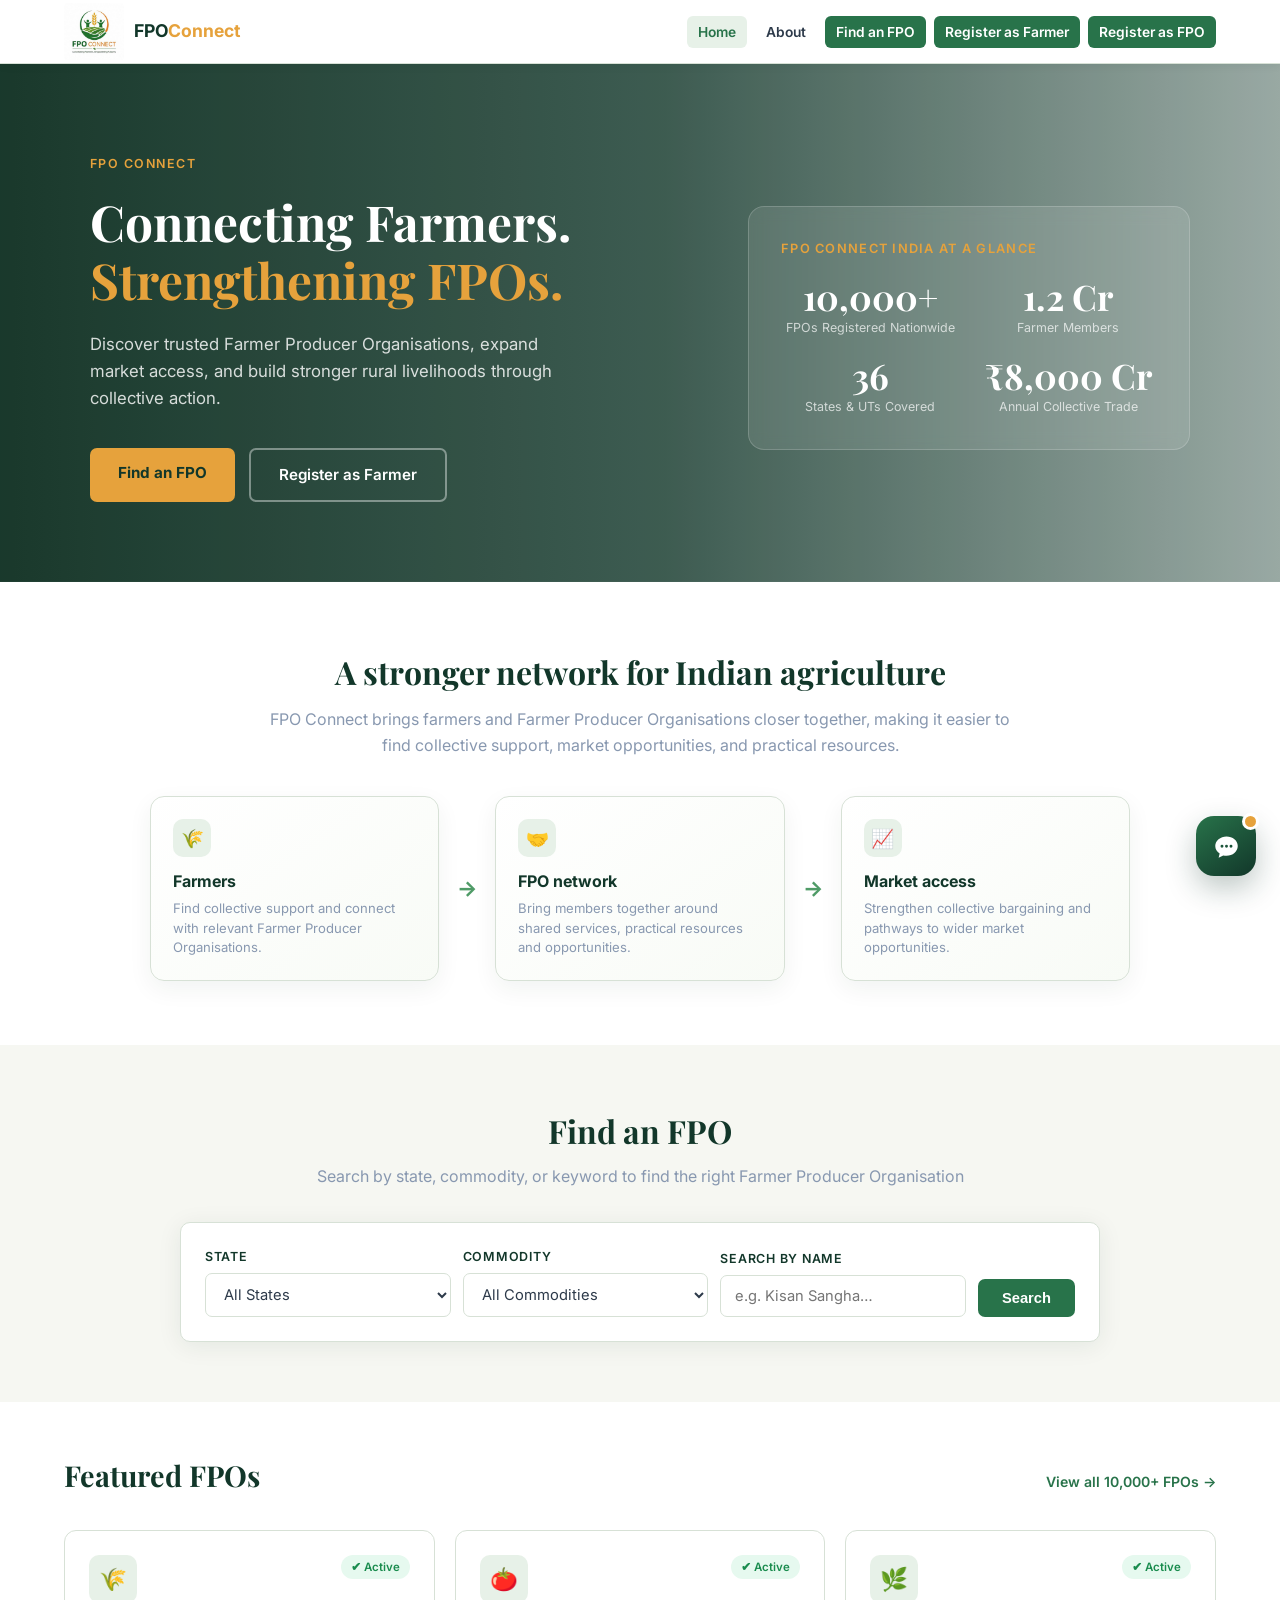
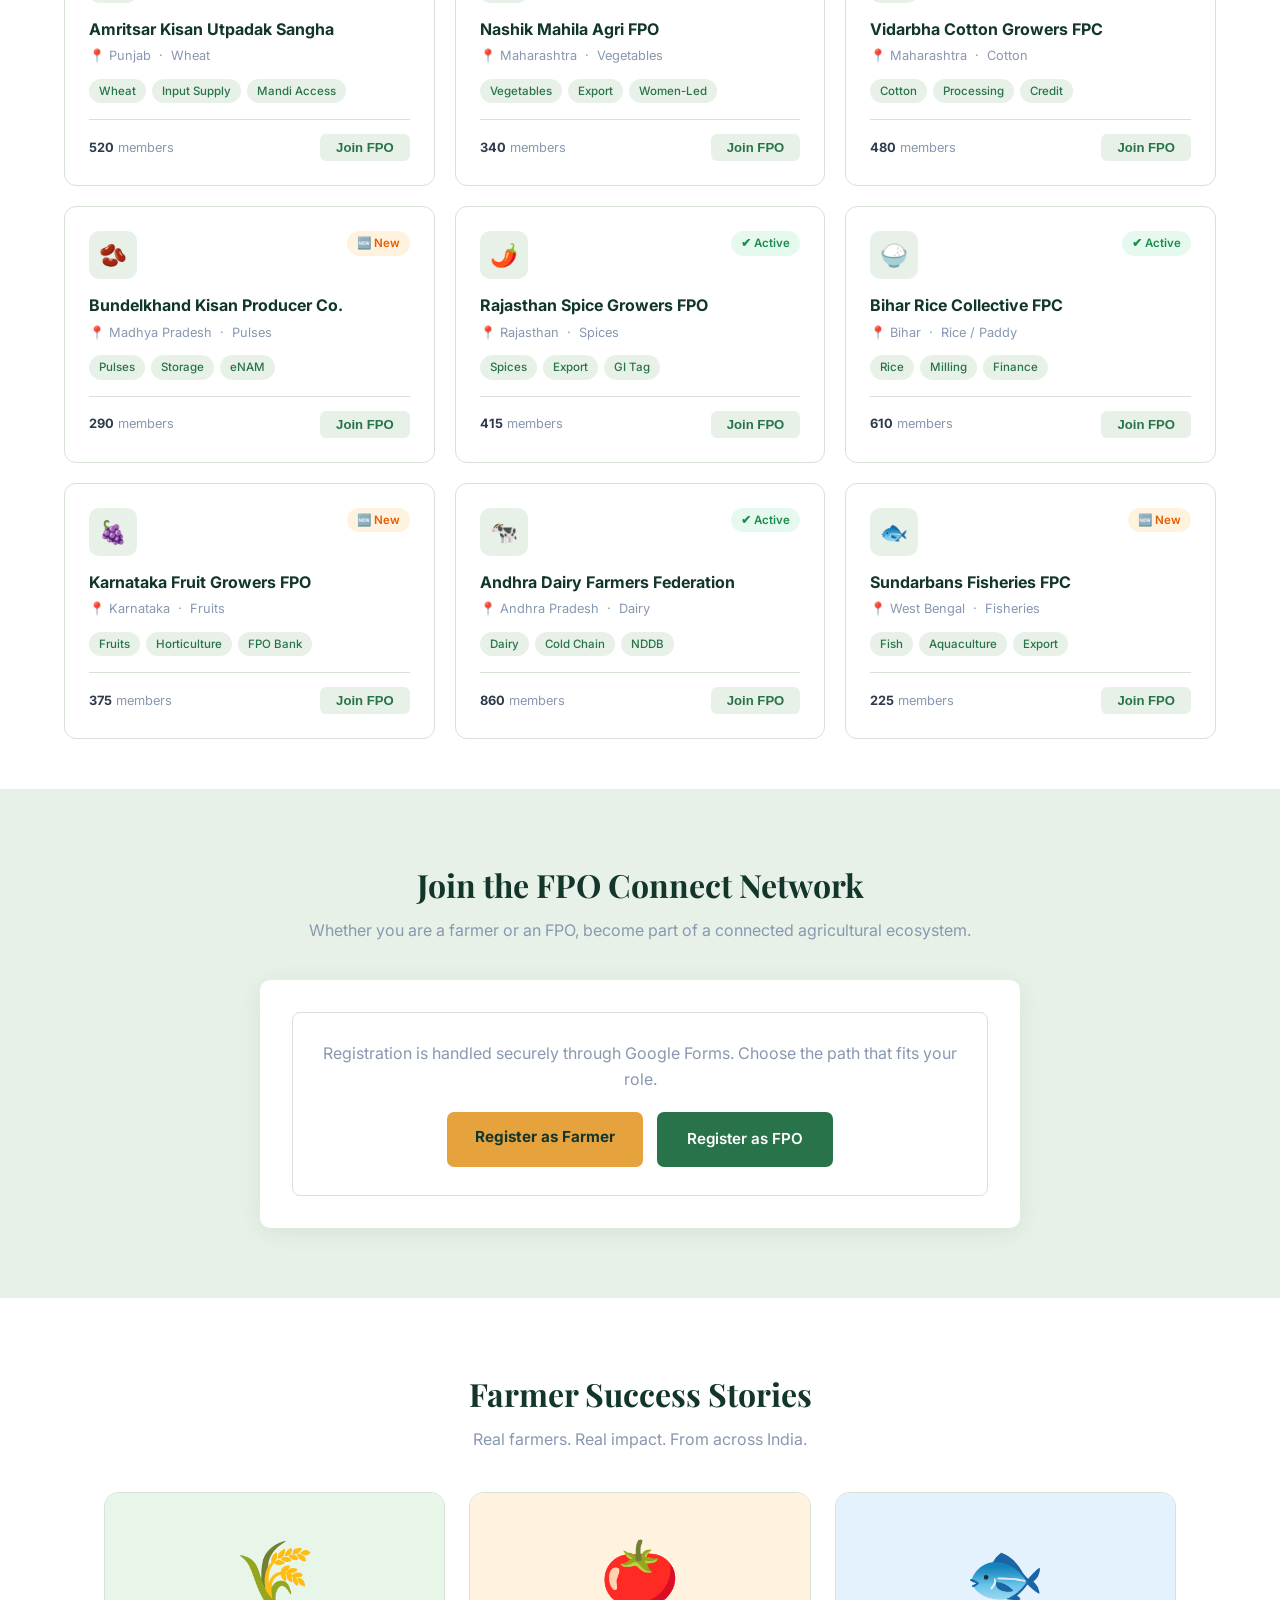
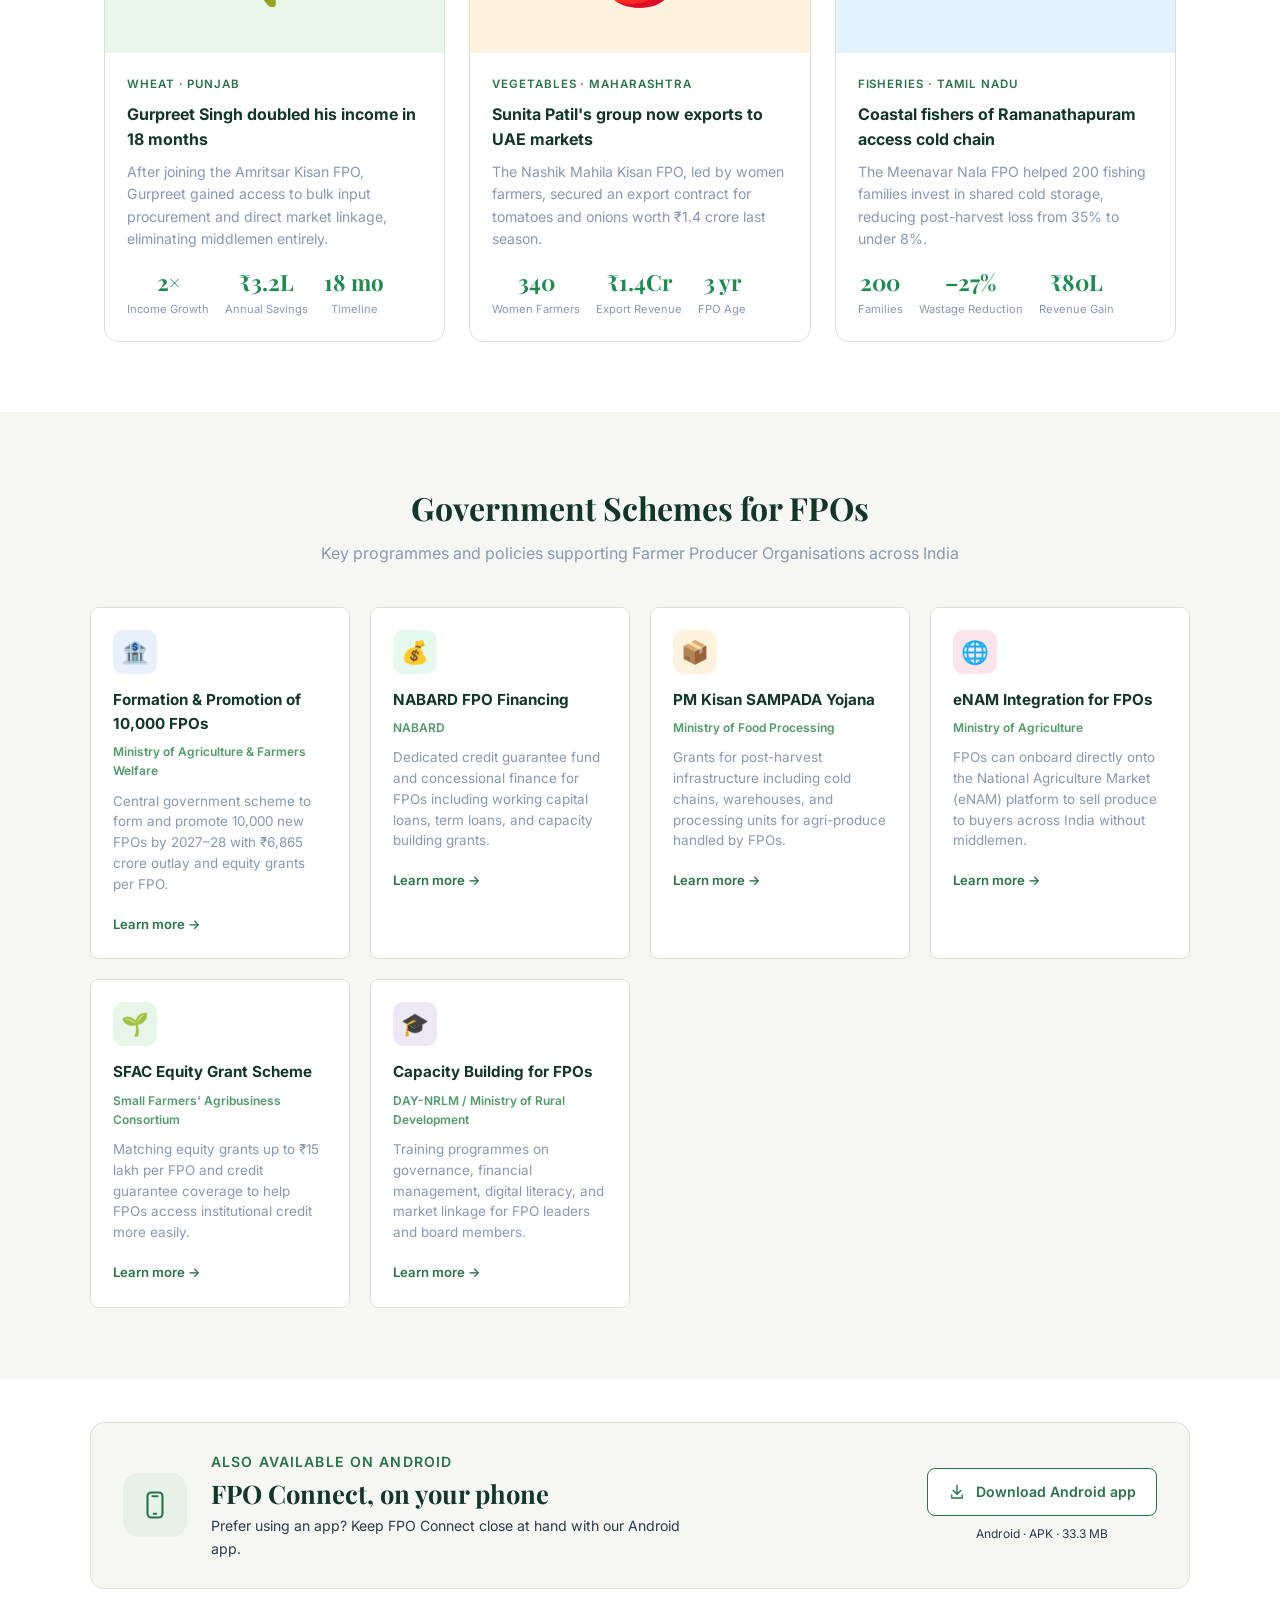
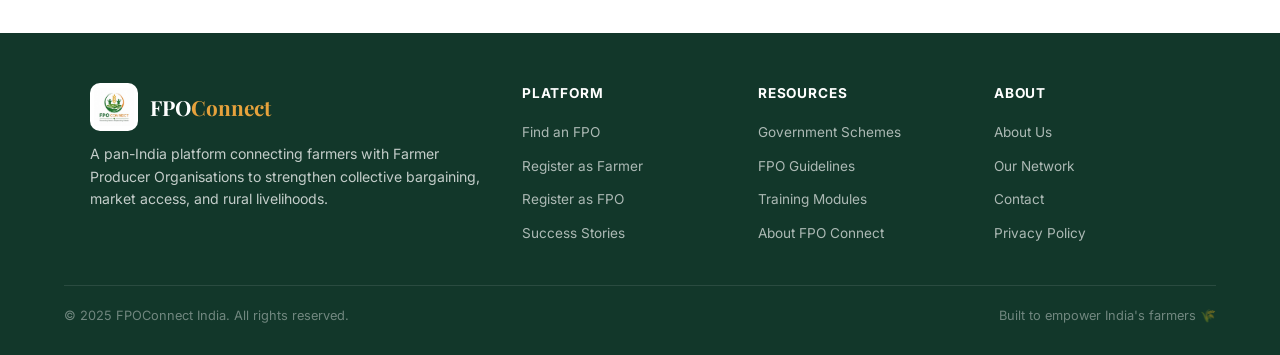
<file: index.html>
<!DOCTYPE html>
<html lang="en">
<head>
<meta charset="UTF-8"/>
<meta name="viewport" content="width=device-width, initial-scale=1.0"/>
<title>FPO Connect India – Find & Join Farmer Producer Organisations</title>
<link href="https://fonts.googleapis.com/css2?family=Inter:wght@300;400;500;600;700&family=Playfair+Display:wght@700&display=swap" rel="stylesheet"/>
<style>
  :root {
    --blue-dark: #12372a;
    --blue-mid: #28734a;
    --blue-light: #4f9b67;
    --blue-pale: #e7f1e8;
    --accent: #e6a23c;
    --white: #ffffff;
    --gray-light: #f6f7f2;
    --gray-mid: #8898b0;
    --gray-dark: #2d3a4a;
    --green: #1a8c4e;
    --border: #d7e1d6;
  }
  *, *::before, *::after { box-sizing: border-box; margin: 0; padding: 0; }
  html { scroll-behavior: smooth; }
  body { font-family: 'Inter', sans-serif; color: var(--gray-dark); background: var(--white); line-height: 1.6; }
  body.chat-open { overflow: hidden; }
  section { scroll-margin-top: 76px; }

  /* NAV */
  nav {
    position: sticky; top: 0; z-index: 100;
    background: var(--white);
    border-bottom: 1px solid var(--border);
    display: flex; align-items: center; justify-content: space-between;
    padding: 0 5%; height: 64px;
    box-shadow: 0 2px 8px rgba(18,55,42,0.07);
  }
  .nav-logo { display: flex; align-items: center; gap: 10px; text-decoration: none; }
  .nav-logo-icon { width: 36px; height: 36px; background: var(--blue-mid); border-radius: 8px; display: flex; align-items: center; justify-content: center; }
  .nav-logo-icon svg { width: 22px; height: 22px; fill: white; }
  .nav-logo-img { width: 60px; height: 60px; object-fit: contain; border-radius: 6px; }
  .nav-logo-text { font-weight: 700; font-size: 1.1rem; color: var(--blue-dark); }
  .nav-logo-text span { color: var(--accent); }
  .nav-links { display: flex; align-items: center; gap: 8px; list-style: none; }
  .nav-links a { text-decoration: none; color: var(--gray-dark); font-size: 0.86rem; font-weight: 600; padding: 8px 11px; border-radius: 6px; transition: color 0.2s, background 0.2s; }
  .nav-links a:hover, .nav-links a.active { color: var(--blue-mid); background: var(--blue-pale); }
  .nav-links a.nav-cta { color: white; background: var(--blue-mid); }
  .nav-links a.nav-cta:hover { color: white; background: var(--blue-dark); }
  .nav-links a:hover { color: var(--blue-mid); }
  .nav-cta { background: var(--blue-mid); color: white; border: none; padding: 9px 20px; border-radius: 6px; font-size: 0.88rem; font-weight: 600; cursor: pointer; text-decoration: none; transition: background 0.2s; }
  .nav-cta:hover { background: var(--blue-dark); }

  /* HERO */
  .hero {
    background: linear-gradient(90deg, rgba(12,45,31,0.94) 0%, rgba(18,55,42,0.8) 52%, rgba(18,55,42,0.38) 100%), url('https://images.unsplash.com/photo-1501004318641-b39e6451bec6?auto=format&fit=crop&w=1800&q=85');
    background-size: cover;
    background-position: center;
    color: white;
    padding: 90px 5% 80px;
    position: relative;
    overflow: hidden;
  }
  .hero::before { content: ''; position: absolute; inset: 0; background: rgba(18,55,42,0.08); pointer-events: none; }
  .hero-inner { max-width: 1100px; margin: 0 auto; display: grid; grid-template-columns: 1.15fr 0.85fr; gap: 60px; align-items: center; position: relative; z-index: 1; }
  .hero-eyebrow { font-size: 0.78rem; font-weight: 600; letter-spacing: 0.12em; text-transform: uppercase; color: var(--accent); margin-bottom: 18px; }
  .hero h1 { font-family: 'Playfair Display', serif; font-size: clamp(2rem, 4vw, 3.1rem); line-height: 1.18; margin-bottom: 22px; }
  .hero h1 span { color: var(--accent); }
  .hero-sub { font-size: 1.05rem; color: rgba(255,255,255,0.82); margin-bottom: 36px; max-width: 480px; }
  .hero-btns { display: flex; gap: 14px; flex-wrap: wrap; }
  .btn-primary { background: var(--accent); color: var(--blue-dark); padding: 13px 28px; border-radius: 7px; font-weight: 700; font-size: 0.95rem; text-decoration: none; border: none; cursor: pointer; transition: transform 0.15s, box-shadow 0.15s; }
  .btn-primary:hover { transform: translateY(-2px); box-shadow: 0 6px 20px rgba(244,160,33,0.4); }
  .btn-secondary { background: transparent; color: white; padding: 13px 28px; border-radius: 7px; font-weight: 600; font-size: 0.95rem; text-decoration: none; border: 2px solid rgba(255,255,255,0.4); cursor: pointer; transition: border-color 0.2s; }
  .btn-secondary:hover { border-color: white; }

  /* Hero stats card */
  .hero-stats { background: rgba(255,255,255,0.1); border: 1px solid rgba(255,255,255,0.18); border-radius: 16px; padding: 32px; backdrop-filter: blur(8px); }
  .hero-stats h3 { font-size: 0.8rem; font-weight: 600; letter-spacing: 0.1em; text-transform: uppercase; color: var(--accent); margin-bottom: 20px; }
  .stat-row { display: grid; grid-template-columns: 1fr 1fr; gap: 20px; }
  .stat-item { text-align: center; }
  .stat-num { font-family: 'Playfair Display', serif; font-size: 2.2rem; font-weight: 700; color: white; line-height: 1; }
  .stat-label { font-size: 0.78rem; color: rgba(255,255,255,0.7); margin-top: 4px; }

  /* SEARCH SECTION */
  .search-section { background: var(--gray-light); padding: 60px 5%; }
  .search-section h2 { text-align: center; font-family: 'Playfair Display', serif; font-size: 2rem; color: var(--blue-dark); margin-bottom: 8px; }
  .search-section p { text-align: center; color: var(--gray-mid); margin-bottom: 32px; }
  .search-box { max-width: 920px; margin: 0 auto; background: white; border-radius: 10px; border: 1px solid var(--border); box-shadow: 0 4px 24px rgba(18,55,42,0.08); padding: 24px; }
  .search-row { display: grid; grid-template-columns: 1fr 1fr 1fr auto; gap: 12px; align-items: end; }
  .field label { display: block; font-size: 0.78rem; font-weight: 600; color: var(--blue-dark); margin-bottom: 6px; text-transform: uppercase; letter-spacing: 0.06em; }
  .field select, .field input { width: 100%; padding: 11px 14px; border: 1.5px solid var(--border); border-radius: 7px; font-size: 0.92rem; font-family: 'Inter', sans-serif; color: var(--gray-dark); background: white; outline: none; transition: border-color 0.2s; }
  .field select:focus, .field input:focus { border-color: var(--blue-light); }
  .search-btn { background: var(--blue-mid); color: white; border: none; padding: 11px 24px; border-radius: 7px; font-size: 0.92rem; font-weight: 600; cursor: pointer; white-space: nowrap; transition: background 0.2s; }
  .search-btn:hover { background: var(--blue-dark); }

  /* FPO DIRECTORY */
  .directory { padding: 70px 5%; max-width: 1200px; margin: 0 auto; }
  .section-header { display: flex; justify-content: space-between; align-items: baseline; margin-bottom: 32px; }
  .section-header h2 { font-family: 'Playfair Display', serif; font-size: 1.8rem; color: var(--blue-dark); }
  .section-header a { color: var(--blue-mid); font-size: 0.88rem; font-weight: 600; text-decoration: none; }
  .fpo-grid { display: grid; grid-template-columns: repeat(auto-fill, minmax(300px, 1fr)); gap: 20px; }
  .directory-empty { grid-column: 1 / -1; padding: 34px 20px; border: 1px dashed #b8cfba; border-radius: 12px; background: var(--gray-light); text-align: center; color: var(--gray-mid); }
  .directory-empty strong { display: block; margin-bottom: 4px; color: var(--blue-dark); }
  .fpo-card {
    background: white; border: 1.5px solid var(--border); border-radius: 12px; padding: 24px;
    transition: border-color 0.2s, box-shadow 0.2s; cursor: pointer;
  }
  .fpo-card:hover { border-color: var(--blue-light); box-shadow: 0 6px 24px rgba(18,55,42,0.1); transform: translateY(-2px); }
  .fpo-card-top { display: flex; justify-content: space-between; align-items: flex-start; margin-bottom: 14px; }
  .fpo-avatar { width: 48px; height: 48px; border-radius: 10px; background: var(--blue-pale); display: flex; align-items: center; justify-content: center; font-size: 1.4rem; }
  .fpo-badge { font-size: 0.72rem; font-weight: 600; padding: 3px 10px; border-radius: 20px; }
  .badge-active { background: #e6f9ef; color: var(--green); }
  .badge-new { background: #fff3e0; color: #e65c00; }
  .fpo-name { font-weight: 700; font-size: 1rem; color: var(--blue-dark); margin-bottom: 4px; }
  .fpo-meta { font-size: 0.8rem; color: var(--gray-mid); margin-bottom: 12px; }
  .fpo-tags { display: flex; flex-wrap: wrap; gap: 6px; margin-bottom: 16px; }
  .tag { font-size: 0.72rem; background: var(--blue-pale); color: var(--blue-mid); padding: 3px 10px; border-radius: 20px; font-weight: 500; }
  .fpo-card-footer { display: flex; justify-content: space-between; align-items: center; border-top: 1px solid var(--border); padding-top: 14px; }
  .fpo-members { font-size: 0.8rem; color: var(--gray-mid); }
  .fpo-members strong { color: var(--gray-dark); }
  .join-btn { font-size: 0.82rem; font-weight: 600; color: var(--blue-mid); background: var(--blue-pale); border: none; padding: 6px 16px; border-radius: 6px; cursor: pointer; transition: background 0.2s; }
  .join-btn:hover { background: var(--blue-light); color: white; }

  /* REGISTRATION */
  .registration { background: var(--blue-pale); padding: 70px 5%; }
  .reg-inner { max-width: 760px; margin: 0 auto; }
  .reg-inner h2 { font-family: 'Playfair Display', serif; font-size: 2rem; color: var(--blue-dark); text-align: center; margin-bottom: 8px; }
  .reg-inner > p { text-align: center; color: var(--gray-mid); margin-bottom: 36px; }
  .reg-form { background: white; border-radius: 10px; padding: 32px; box-shadow: 0 4px 24px rgba(18,55,42,0.08); }
  .external-form-card { text-align: center; padding: 28px 20px; border: 1px solid var(--border); border-radius: 8px; background: #fff; }
  .external-form-card p { color: var(--gray-mid); margin-bottom: 20px; }
  .form-grid { display: grid; grid-template-columns: 1fr 1fr; gap: 20px; }
  .form-group { display: flex; flex-direction: column; gap: 6px; }
  .form-group.full { grid-column: 1 / -1; }
  .form-group label { font-size: 0.82rem; font-weight: 600; color: var(--blue-dark); }
  .form-group input, .form-group select, .form-group textarea {
    padding: 11px 14px; border: 1.5px solid var(--border); border-radius: 7px;
    font-size: 0.92rem; font-family: 'Inter', sans-serif; color: var(--gray-dark);
    outline: none; transition: border-color 0.2s; resize: vertical;
  }
  .form-group input:focus, .form-group select:focus, .form-group textarea:focus { border-color: var(--blue-light); }
  .form-submit { margin-top: 24px; text-align: center; }
  .form-submit button { background: var(--blue-mid); color: white; border: none; padding: 14px 40px; border-radius: 8px; font-size: 1rem; font-weight: 700; cursor: pointer; transition: background 0.2s; }
  .form-submit button:hover { background: var(--blue-dark); }
  .form-note { font-size: 0.78rem; color: var(--gray-mid); margin-top: 10px; }

  /* SUCCESS STORIES */
  .stories { padding: 70px 5%; max-width: 1200px; margin: 0 auto; }
  .stories h2 { font-family: 'Playfair Display', serif; font-size: 2rem; color: var(--blue-dark); text-align: center; margin-bottom: 8px; }
  .stories > p { text-align: center; color: var(--gray-mid); margin-bottom: 40px; }
  .stories-grid { display: grid; grid-template-columns: repeat(auto-fill, minmax(320px, 1fr)); gap: 24px; }
  .story-card { border-radius: 14px; overflow: hidden; border: 1px solid var(--border); transition: box-shadow 0.2s; }
  .story-card:hover { box-shadow: 0 8px 28px rgba(13,43,94,0.12); }
  .story-img { height: 160px; display: flex; align-items: center; justify-content: center; font-size: 4rem; }
  .story-body { padding: 22px; }
  .story-tag { font-size: 0.72rem; font-weight: 600; text-transform: uppercase; letter-spacing: 0.08em; color: var(--blue-mid); margin-bottom: 8px; }
  .story-title { font-weight: 700; font-size: 1rem; color: var(--blue-dark); margin-bottom: 8px; }
  .story-text { font-size: 0.88rem; color: var(--gray-mid); line-height: 1.6; margin-bottom: 14px; }
  .story-impact { display: flex; gap: 16px; }
  .impact-item { text-align: center; }
  .impact-num { font-family: 'Playfair Display', serif; font-size: 1.4rem; color: var(--green); font-weight: 700; }
  .impact-label { font-size: 0.7rem; color: var(--gray-mid); }

  /* SCHEMES */
  .schemes { background: var(--gray-light); padding: 70px 5%; }
  .schemes-inner { max-width: 1100px; margin: 0 auto; }
  .schemes-inner h2 { font-family: 'Playfair Display', serif; font-size: 2rem; color: var(--blue-dark); text-align: center; margin-bottom: 8px; }
  .schemes-inner > p { text-align: center; color: var(--gray-mid); margin-bottom: 40px; }
  .schemes-grid { display: grid; grid-template-columns: repeat(auto-fill, minmax(260px, 1fr)); gap: 20px; }
  .scheme-card { background: white; border-radius: 8px; padding: 22px; border: 1.5px solid var(--border); transition: transform 0.2s, box-shadow 0.2s; }
  .scheme-card:hover { transform: translateY(-2px); box-shadow: 0 8px 22px rgba(18,55,42,0.08); }
  .scheme-icon { width: 44px; height: 44px; border-radius: 10px; display: flex; align-items: center; justify-content: center; font-size: 1.4rem; margin-bottom: 14px; }
  .scheme-name { font-weight: 700; font-size: 0.95rem; color: var(--blue-dark); margin-bottom: 6px; }
  .scheme-ministry { font-size: 0.75rem; color: var(--blue-light); font-weight: 600; margin-bottom: 10px; }
  .scheme-desc { font-size: 0.84rem; color: var(--gray-mid); line-height: 1.55; margin-bottom: 16px; }
  .scheme-link { font-size: 0.82rem; font-weight: 600; color: var(--blue-mid); text-decoration: none; }
  .scheme-link:hover { text-decoration: underline; }

  /* APP DOWNLOAD */
  .app-section { padding: 44px 5%; background: var(--white); }
  .app-card { max-width: 1100px; margin: 0 auto; padding: 28px 32px; display: flex; align-items: center; gap: 24px; border: 1px solid var(--border); border-radius: 14px; background: var(--gray-light); }
  .app-icon { flex: 0 0 64px; width: 64px; height: 64px; display: grid; place-items: center; background: var(--blue-pale); color: var(--blue-mid); border-radius: 16px; }
  .app-icon svg { width: 30px; height: 30px; }
  .app-copy { flex: 1; }
  .app-eyebrow { color: var(--blue-mid); font-size: 0.72rem; font-weight: 600; letter-spacing: 0.08em; text-transform: uppercase; margin-bottom: 4px; }
  .app-copy h2 { font-family: 'Playfair Display', serif; font-size: 1.6rem; color: var(--blue-dark); margin-bottom: 6px; line-height: 1.25; }
  .app-copy > p { font-size: 0.88rem; max-width: 480px; }
  .app-actions { flex-shrink: 0; text-align: center; }
  .app-download { display: inline-flex; align-items: center; justify-content: center; gap: 10px; padding: 12px 20px; border: 1px solid var(--blue-mid); border-radius: 8px; color: var(--blue-mid); background: white; text-decoration: none; font-size: 0.88rem; font-weight: 600; transition: background 0.2s, color 0.2s; }
  .app-download:hover { color: white; background: var(--blue-mid); }
  .app-download:focus-visible { outline: 3px solid var(--accent); outline-offset: 4px; }
  .app-download svg { width: 18px; height: 18px; }
  .app-details { margin-top: 8px; font-size: 0.75rem; }

  /* FOOTER */
  footer { background: var(--blue-dark); color: rgba(255,255,255,0.75); padding: 50px 5% 28px; }
  .footer-inner { max-width: 1100px; margin: 0 auto; display: grid; grid-template-columns: 2fr 1fr 1fr 1fr; gap: 40px; margin-bottom: 40px; }
  .footer-brand p { font-size: 0.88rem; margin-top: 12px; line-height: 1.6; }
  .footer-col h4 { color: white; font-size: 0.85rem; font-weight: 700; margin-bottom: 14px; text-transform: uppercase; letter-spacing: 0.06em; }
  .footer-col ul { list-style: none; display: flex; flex-direction: column; gap: 8px; }
  .footer-col ul a { color: rgba(255,255,255,0.65); text-decoration: none; font-size: 0.85rem; transition: color 0.2s; }
  .footer-col ul a:hover { color: white; }
  .footer-bottom { border-top: 1px solid rgba(255,255,255,0.1); padding-top: 20px; display: flex; justify-content: space-between; font-size: 0.8rem; color: rgba(255,255,255,0.4); }

  /* MODAL */
  .modal-overlay { display: none; position: fixed; inset: 0; background: rgba(0,0,0,0.5); z-index: 200; align-items: center; justify-content: center; }
  .modal-overlay.open { display: flex; }
  .modal { background: white; border-radius: 16px; padding: 36px; max-width: 460px; width: 90%; position: relative; }
  .modal h3 { font-family: 'Playfair Display', serif; font-size: 1.5rem; color: var(--blue-dark); margin-bottom: 8px; }
  .modal p { font-size: 0.9rem; color: var(--gray-mid); margin-bottom: 24px; }
  .modal-close { position: absolute; top: 16px; right: 20px; background: none; border: none; font-size: 1.4rem; cursor: pointer; color: var(--gray-mid); }
  .modal-fields { display: flex; flex-direction: column; gap: 14px; }
  .modal-fields input, .modal-fields select { padding: 11px 14px; border: 1.5px solid var(--border); border-radius: 7px; font-size: 0.92rem; font-family: 'Inter', sans-serif; outline: none; }
  .modal-fields input:focus, .modal-fields select:focus { border-color: var(--blue-light); }
  .modal-submit { background: var(--blue-mid); color: white; border: none; padding: 13px; border-radius: 7px; font-size: 0.95rem; font-weight: 700; cursor: pointer; width: 100%; margin-top: 6px; transition: background 0.2s; }
  .modal-submit:hover { background: var(--blue-dark); }
  .menu-toggle { display: none; border: 0; background: var(--blue-pale); color: var(--blue-dark); border-radius: 6px; padding: 8px 10px; font-size: 1.15rem; cursor: pointer; }
  .about-band { padding: 64px 5%; background: white; text-align: center; }
  .about-band-inner { max-width: 980px; margin: 0 auto; }
  .about-band h2 { font-family: 'Playfair Display', serif; color: var(--blue-dark); font-size: 2rem; margin-bottom: 10px; }
  .about-band > .about-band-inner > p { color: var(--gray-mid); max-width: 760px; margin: 0 auto; }
  .connection-path { display: grid; grid-template-columns: 1fr auto 1fr auto 1fr; align-items: center; gap: 18px; margin-top: 38px; text-align: left; }
  .connection-step { min-height: 132px; padding: 22px; border: 1px solid var(--border); border-radius: 14px; background: linear-gradient(145deg, #fff 0%, #f8fbf6 100%); box-shadow: 0 8px 24px rgba(18,55,42,0.06); }
  .connection-icon { width: 38px; height: 38px; display: grid; place-items: center; margin-bottom: 12px; border-radius: 10px; background: var(--blue-pale); font-size: 1.15rem; }
  .connection-step strong { display: block; color: var(--blue-dark); margin-bottom: 4px; }
  .connection-step p { color: var(--gray-mid); font-size: 0.82rem; line-height: 1.5; }
  .connection-arrow { color: var(--blue-light); font-size: 1.35rem; font-weight: 700; }

  /* ASSISTANT */
  .chat-launcher { position: fixed; right: 24px; bottom: 24px; z-index: 180; width: 60px; height: 60px; border: 0; border-radius: 18px; background: linear-gradient(145deg, var(--blue-mid), var(--blue-dark)); color: white; display: grid; place-items: center; cursor: pointer; box-shadow: 0 12px 30px rgba(18,55,42,0.28); transition: transform 0.2s, box-shadow 0.2s; }
  .chat-launcher:hover { transform: translateY(-3px); box-shadow: 0 16px 34px rgba(18,55,42,0.34); }
  .chat-launcher svg { width: 27px; height: 27px; fill: currentColor; }
  .chat-launcher .chat-close-icon { display: none; }
  .chat-launcher[aria-expanded="true"] .chat-open-icon { display: none; }
  .chat-launcher[aria-expanded="true"] .chat-close-icon { display: block; }
  .chat-badge { position: absolute; top: -3px; right: -3px; width: 17px; height: 17px; border: 3px solid white; border-radius: 50%; background: var(--accent); }
  .chat-panel { position: fixed; right: 24px; bottom: 96px; z-index: 179; width: min(390px, calc(100vw - 32px)); height: min(620px, calc(100dvh - 125px)); display: flex; flex-direction: column; overflow: hidden; border: 1px solid rgba(18,55,42,0.16); border-radius: 20px; background: white; box-shadow: 0 24px 70px rgba(18,55,42,0.25); opacity: 0; visibility: hidden; transform: translateY(18px) scale(0.97); transform-origin: bottom right; transition: opacity 0.22s ease, transform 0.22s ease, visibility 0.22s; }
  .chat-panel.open { opacity: 1; visibility: visible; transform: translateY(0) scale(1); }
  .chat-header { position: relative; display: flex; align-items: center; gap: 12px; padding: 17px 18px; color: white; background: linear-gradient(135deg, var(--blue-dark), var(--blue-mid)); }
  .chat-header::after { content: ''; position: absolute; right: -20px; bottom: -34px; width: 120px; height: 80px; border: 1px solid rgba(255,255,255,0.12); border-radius: 50%; transform: rotate(-12deg); pointer-events: none; }
  .chat-avatar { width: 42px; height: 42px; flex: 0 0 auto; display: grid; place-items: center; border-radius: 12px; background: white; color: var(--blue-mid); box-shadow: 0 4px 10px rgba(0,0,0,0.12); font-size: 1.25rem; }
  .chat-title { font-weight: 700; line-height: 1.25; }
  .chat-subtitle { margin-top: 2px; color: rgba(255,255,255,0.75); font-size: 0.72rem; line-height: 1.35; }
  .chat-minimize { margin-left: auto; align-self: flex-start; width: 34px; height: 34px; display: grid; place-items: center; border: 0; border-radius: 9px; background: rgba(255,255,255,0.12); color: white; cursor: pointer; font-size: 1.15rem; z-index: 1; }
  .chat-minimize:hover { background: rgba(255,255,255,0.22); }
  .chat-messages { flex: 1; overflow-y: auto; overscroll-behavior: contain; padding: 18px 16px 10px; background: linear-gradient(180deg, #f6f9f4 0%, #fff 26%); }
  .chat-message { display: flex; margin-bottom: 12px; animation: chatMessageIn 0.22s ease both; }
  .chat-message.user { justify-content: flex-end; }
  .message-bubble { max-width: 84%; padding: 10px 13px; border-radius: 14px; font-size: 0.86rem; line-height: 1.5; box-shadow: 0 2px 8px rgba(18,55,42,0.06); }
  .chat-message.assistant .message-bubble { color: var(--gray-dark); background: white; border: 1px solid var(--border); border-bottom-left-radius: 4px; }
  .chat-message.user .message-bubble { color: white; background: var(--blue-mid); border-bottom-right-radius: 4px; }
  .chat-options { display: flex; flex-wrap: wrap; gap: 7px; margin: 2px 0 15px; }
  .chat-chip, .chat-cta { border: 1px solid #b8cfba; border-radius: 999px; background: white; color: var(--blue-dark); padding: 7px 10px; font: 600 0.73rem/1.3 'Inter', sans-serif; cursor: pointer; transition: background 0.18s, border-color 0.18s, transform 0.18s; }
  .chat-chip:hover { border-color: var(--blue-mid); background: var(--blue-pale); transform: translateY(-1px); }
  .chat-actions { display: flex; flex-wrap: wrap; gap: 7px; margin: 0 0 15px; }
  .chat-cta { border-color: var(--blue-mid); background: var(--blue-mid); color: white; text-decoration: none; }
  .chat-cta:hover { background: var(--blue-dark); transform: translateY(-1px); }
  .typing-bubble { display: inline-flex; gap: 4px; padding: 12px 14px; }
  .typing-bubble span { width: 6px; height: 6px; border-radius: 50%; background: var(--blue-light); animation: chatTyping 1s infinite ease-in-out; }
  .typing-bubble span:nth-child(2) { animation-delay: 0.14s; }
  .typing-bubble span:nth-child(3) { animation-delay: 0.28s; }
  .chat-input-row { display: flex; align-items: flex-end; gap: 9px; padding: 12px; border-top: 1px solid var(--border); background: white; }
  .chat-input { min-width: 0; flex: 1; max-height: 84px; padding: 10px 12px; border: 1.5px solid var(--border); border-radius: 12px; color: var(--gray-dark); font: 0.86rem/1.4 'Inter', sans-serif; outline: none; resize: none; }
  .chat-input:focus { border-color: var(--blue-light); box-shadow: 0 0 0 3px rgba(79,155,103,0.12); }
  .chat-send { width: 42px; height: 42px; flex: 0 0 auto; display: grid; place-items: center; border: 0; border-radius: 12px; background: var(--accent); color: var(--blue-dark); cursor: pointer; transition: transform 0.18s, filter 0.18s; }
  .chat-send:hover { transform: translateY(-1px); filter: brightness(1.04); }
  .chat-send:disabled { cursor: not-allowed; opacity: 0.5; transform: none; }
  .chat-send svg { width: 19px; height: 19px; fill: currentColor; }
  .chat-sr { position: absolute; width: 1px; height: 1px; padding: 0; margin: -1px; overflow: hidden; clip: rect(0,0,0,0); white-space: nowrap; border: 0; }
  @keyframes chatMessageIn { from { opacity: 0; transform: translateY(6px); } }
  @keyframes chatTyping { 0%, 60%, 100% { transform: translateY(0); opacity: 0.45; } 30% { transform: translateY(-3px); opacity: 1; } }

  /* TOAST */
  .toast { position: fixed; bottom: 30px; right: 30px; background: var(--green); color: white; padding: 14px 24px; border-radius: 8px; font-weight: 600; font-size: 0.9rem; z-index: 300; transform: translateY(80px); opacity: 0; transition: all 0.3s; box-shadow: 0 4px 20px rgba(0,0,0,0.15); }
  .toast.show { transform: translateY(0); opacity: 1; }

  @media (max-width: 768px) {
    .app-card { flex-wrap: wrap; padding: 24px; gap: 18px; }
    .app-copy { flex-basis: calc(100% - 82px); }
    .app-actions { width: 100%; text-align: left; padding-left: 82px; }
    .menu-toggle { display: block; }
    .nav-links { display: none; position: absolute; top: 64px; left: 0; right: 0; padding: 12px 5%; background: white; border-bottom: 1px solid var(--border); box-shadow: 0 8px 16px rgba(18,55,42,0.08); flex-direction: column; align-items: stretch; gap: 4px; }
    .nav-links.open { display: flex; }
    .nav-links a { display: block; padding: 11px 12px; }
    .hero-inner { grid-template-columns: 1fr; }
    .hero-stats { display: none; }
    .search-row { grid-template-columns: 1fr 1fr; }
    .form-grid { grid-template-columns: 1fr; }
    .footer-inner { grid-template-columns: 1fr 1fr; }
    .hero { padding: 70px 5% 60px; background-position: 62% center; }
    .hero-btns a { flex: 1 1 100%; text-align: center; }
    .search-row { grid-template-columns: 1fr; }
    .section-header { align-items: flex-start; gap: 12px; flex-direction: column; }
    .connection-path { grid-template-columns: 1fr; gap: 10px; text-align: center; }
    .connection-step { min-height: auto; }
    .connection-icon { margin-inline: auto; }
    .connection-arrow { transform: rotate(90deg); }
  }
  @media (max-width: 480px) {
    .app-section { padding: 32px 20px; }
    .app-card { padding: 22px; gap: 16px; }
    .app-icon { flex-basis: 48px; width: 48px; height: 48px; border-radius: 12px; }
    .app-copy { flex-basis: calc(100% - 64px); }
    .app-copy h2 { font-size: 1.35rem; }
    .app-actions { padding-left: 0; }
    .app-download { width: 100%; }
    .app-details { text-align: center; }
    nav { padding-inline: 16px; }
    .nav-logo-img { width: 50px; height: 50px; }
    .nav-logo-text { font-size: 1rem; }
    .footer-inner { grid-template-columns: 1fr; gap: 26px; }
    .footer-bottom { flex-direction: column; gap: 6px; }
    .hero { padding-inline: 20px; }
    .hero h1 { font-size: 2.15rem; }
    .search-section, .registration, .stories, .schemes, .about-band { padding-inline: 20px; }
    .reg-form, .search-box { padding: 18px; }
    .fpo-grid, .stories-grid { grid-template-columns: minmax(0, 1fr); }
    .chat-launcher { right: 16px; bottom: 16px; width: 56px; height: 56px; }
    .chat-panel { inset: 12px 12px 82px; width: auto; height: auto; max-height: none; border-radius: 18px; }
    .toast { right: 16px; left: 16px; bottom: 84px; text-align: center; }
  }
  @media (prefers-reduced-motion: reduce) {
    html { scroll-behavior: auto; }
    *, *::before, *::after { animation-duration: 0.01ms !important; animation-iteration-count: 1 !important; transition-duration: 0.01ms !important; }
  }
</style>
</head>
<body>

<!-- NAV -->
<nav>
  <a href="#home" class="nav-logo">
    <img class="nav-logo-img" src="assets/fpo.jpeg" alt="FPO Connect Logo">
    <span class="nav-logo-text">FPO<span>Connect</span></span>
  </a>
  <button class="menu-toggle" aria-label="Toggle navigation" aria-expanded="false" onclick="toggleMenu()">☰</button>
  <ul class="nav-links" id="navLinks">
    <li><a href="#home" class="active">Home</a></li>
    <li><a href="#about">About</a></li>
    <li><a href="#directory" class="nav-cta">Find an FPO</a></li>
    <li><a href="https://forms.gle/aXaDpitBj1ysu8rj6" class="nav-cta" target="_blank" rel="noopener noreferrer">Register as Farmer</a></li>
    <li><a href="https://forms.gle/9omLhU66EwejdJ8R9" class="nav-cta" target="_blank" rel="noopener noreferrer">Register as FPO</a></li>
  </ul>
</nav>

<!-- HERO -->
<section class="hero" id="home">
  <div class="hero-inner">
    <div>
      <div class="hero-eyebrow">FPO Connect</div>
      <h1>Connecting Farmers. <span>Strengthening FPOs.</span></h1>
      <p class="hero-sub">Discover trusted Farmer Producer Organisations, expand market access, and build stronger rural livelihoods through collective action.</p>
      <div class="hero-btns">
        <a href="#directory" class="btn-primary">Find an FPO</a>
        <a href="https://forms.gle/aXaDpitBj1ysu8rj6" class="btn-secondary" target="_blank" rel="noopener noreferrer">Register as Farmer</a>
      </div>
    </div>
    <div class="hero-stats">
      <h3>FPO Connect India at a Glance</h3>
      <div class="stat-row">
        <div class="stat-item"><div class="stat-num">10,000+</div><div class="stat-label">FPOs Registered Nationwide</div></div>
        <div class="stat-item"><div class="stat-num">1.2 Cr</div><div class="stat-label">Farmer Members</div></div>
        <div class="stat-item"><div class="stat-num">36</div><div class="stat-label">States & UTs Covered</div></div>
        <div class="stat-item"><div class="stat-num">₹8,000 Cr</div><div class="stat-label">Annual Collective Trade</div></div>
      </div>
    </div>
  </div>
</section>

<section class="about-band" id="about">
  <div class="about-band-inner">
    <h2>A stronger network for Indian agriculture</h2>
    <p>FPO Connect brings farmers and Farmer Producer Organisations closer together, making it easier to find collective support, market opportunities, and practical resources.</p>
    <div class="connection-path" aria-label="How FPO Connect brings the agricultural network together">
      <div class="connection-step"><span class="connection-icon" aria-hidden="true">🌾</span><strong>Farmers</strong><p>Find collective support and connect with relevant Farmer Producer Organisations.</p></div>
      <span class="connection-arrow" aria-hidden="true">→</span>
      <div class="connection-step"><span class="connection-icon" aria-hidden="true">🤝</span><strong>FPO network</strong><p>Bring members together around shared services, practical resources and opportunities.</p></div>
      <span class="connection-arrow" aria-hidden="true">→</span>
      <div class="connection-step"><span class="connection-icon" aria-hidden="true">📈</span><strong>Market access</strong><p>Strengthen collective bargaining and pathways to wider market opportunities.</p></div>
    </div>
  </div>
</section>

<!-- SEARCH -->
<section class="search-section" id="directory">
  <h2>Find an FPO</h2>
  <p>Search by state, commodity, or keyword to find the right Farmer Producer Organisation</p>
  <div class="search-box">
    <div class="search-row">
      <div class="field">
        <label>State</label>
        <select id="stateFilter" aria-label="Filter FPOs by state">
          <option value="">All States</option>
          <option>Uttar Pradesh</option><option>Maharashtra</option><option>Punjab</option>
          <option>Rajasthan</option><option>Madhya Pradesh</option><option>Bihar</option>
          <option>Karnataka</option><option>Andhra Pradesh</option><option>Tamil Nadu</option>
          <option>Gujarat</option><option>West Bengal</option><option>Odisha</option>
          <option>Telangana</option><option>Haryana</option><option>Himachal Pradesh</option><option>Arunachal Pradesh</option><option>Assam</option><option>Chhattisgarh</option><option>Goa</option><option>Jharkhand</option><option>Kerala</option><option>Manipur</option><option>Meghalaya</option><option>Mizoram</option><option>Nagaland</option><option>Sikkim</option><option>Tripura</option><option>Uttarakhand</option><option>Andaman and Nicobar Islands</option><option>Chandigarh</option><option>Dadra and Nagar Haveli and Daman and Diu</option><option>Delhi</option><option>Jammu and Kashmir</option><option>Ladakh</option><option>Lakshadweep</option><option>Puducherry</option>

        </select>
      </div>
      <div class="field">
        <label>Commodity</label>
        <select id="commodityFilter" aria-label="Filter FPOs by commodity">
          <option value="">All Commodities</option>
          <option>Rice / Paddy</option><option>Wheat</option><option>Maize</option>
          <option>Vegetables</option><option>Fruits</option><option>Pulses</option>
          <option>Oilseeds</option><option>Cotton</option><option>Sugarcane</option>
          <option>Spices</option><option>Dairy</option><option>Fisheries</option>
        </select>
      </div>
      <div class="field">
        <label>Search by name</label>
        <input type="text" id="nameSearch" placeholder="e.g. Kisan Sangha…" aria-label="Search FPOs by name"/>
      </div>
      <button class="search-btn" onclick="filterFPOs()">Search</button>
    </div>
  </div>
</section>

<!-- FPO DIRECTORY -->
<section style="padding: 50px 5%;">
  <div style="max-width:1200px;margin:0 auto;">
    <div class="section-header">
      <h2>Featured FPOs</h2>
      <a href="#directory">View all 10,000+ FPOs →</a>
    </div>
    <div class="fpo-grid" id="fpoGrid">
      <!-- Cards injected by JS -->
    </div>
  </div>
</section>

<!-- REGISTRATION -->
<section class="registration" id="register">
  <div class="reg-inner">
    <h2>Join the FPO Connect Network</h2>
    <p>Whether you are a farmer or an FPO, become part of a connected agricultural ecosystem.</p>
    <div class="reg-form">
      <div class="external-form-card">
        <p>Registration is handled securely through Google Forms. Choose the path that fits your role.</p>
        <div class="hero-btns" style="justify-content:center;">
          <a href="https://forms.gle/aXaDpitBj1ysu8rj6" class="btn-primary" target="_blank" rel="noopener noreferrer">Register as Farmer</a>
          <a href="https://forms.gle/9omLhU66EwejdJ8R9" class="btn-secondary" style="background:var(--blue-mid);border-color:var(--blue-mid);" target="_blank" rel="noopener noreferrer">Register as FPO</a>
        </div>
      </div>
    </div>
  </div>
</section>

<!-- SUCCESS STORIES -->
<section class="stories" id="stories">
  <h2>Farmer Success Stories</h2>
  <p>Real farmers. Real impact. From across India.</p>
  <div class="stories-grid">
    <div class="story-card">
      <div class="story-img" style="background:#e8f5e9;">🌾</div>
      <div class="story-body">
        <div class="story-tag">Wheat · Punjab</div>
        <div class="story-title">Gurpreet Singh doubled his income in 18 months</div>
        <p class="story-text">After joining the Amritsar Kisan FPO, Gurpreet gained access to bulk input procurement and direct market linkage, eliminating middlemen entirely.</p>
        <div class="story-impact">
          <div class="impact-item"><div class="impact-num">2×</div><div class="impact-label">Income Growth</div></div>
          <div class="impact-item"><div class="impact-num">₹3.2L</div><div class="impact-label">Annual Savings</div></div>
          <div class="impact-item"><div class="impact-num">18 mo</div><div class="impact-label">Timeline</div></div>
        </div>
      </div>
    </div>
    <div class="story-card">
      <div class="story-img" style="background:#fff3e0;">🍅</div>
      <div class="story-body">
        <div class="story-tag">Vegetables · Maharashtra</div>
        <div class="story-title">Sunita Patil's group now exports to UAE markets</div>
        <p class="story-text">The Nashik Mahila Kisan FPO, led by women farmers, secured an export contract for tomatoes and onions worth ₹1.4 crore last season.</p>
        <div class="story-impact">
          <div class="impact-item"><div class="impact-num">340</div><div class="impact-label">Women Farmers</div></div>
          <div class="impact-item"><div class="impact-num">₹1.4Cr</div><div class="impact-label">Export Revenue</div></div>
          <div class="impact-item"><div class="impact-num">3 yr</div><div class="impact-label">FPO Age</div></div>
        </div>
      </div>
    </div>
    <div class="story-card">
      <div class="story-img" style="background:#e3f2fd;">🐟</div>
      <div class="story-body">
        <div class="story-tag">Fisheries · Tamil Nadu</div>
        <div class="story-title">Coastal fishers of Ramanathapuram access cold chain</div>
        <p class="story-text">The Meenavar Nala FPO helped 200 fishing families invest in shared cold storage, reducing post-harvest loss from 35% to under 8%.</p>
        <div class="story-impact">
          <div class="impact-item"><div class="impact-num">200</div><div class="impact-label">Families</div></div>
          <div class="impact-item"><div class="impact-num">–27%</div><div class="impact-label">Wastage Reduction</div></div>
          <div class="impact-item"><div class="impact-num">₹80L</div><div class="impact-label">Revenue Gain</div></div>
        </div>
      </div>
    </div>
  </div>
</section>

<!-- SCHEMES -->
<section class="schemes" id="schemes">
  <div class="schemes-inner">
    <h2>Government Schemes for FPOs</h2>
    <p>Key programmes and policies supporting Farmer Producer Organisations across India</p>
    <div class="schemes-grid">
      <div class="scheme-card">
        <div class="scheme-icon" style="background:#e8f0fb;">🏦</div>
        <div class="scheme-name">Formation & Promotion of 10,000 FPOs</div>
        <div class="scheme-ministry">Ministry of Agriculture & Farmers Welfare</div>
        <p class="scheme-desc">Central government scheme to form and promote 10,000 new FPOs by 2027–28 with ₹6,865 crore outlay and equity grants per FPO.</p>
        <a href="schemes/formation-promotion-10000-fpos.html" class="scheme-link">Learn more →</a>
      </div>
      <div class="scheme-card">
        <div class="scheme-icon" style="background:#e6f9ef;">💰</div>
        <div class="scheme-name">NABARD FPO Financing</div>
        <div class="scheme-ministry">NABARD</div>
        <p class="scheme-desc">Dedicated credit guarantee fund and concessional finance for FPOs including working capital loans, term loans, and capacity building grants.</p>
        <a href="schemes/nabard-fpo-financing.html" class="scheme-link">Learn more →</a>
      </div>
      <div class="scheme-card">
        <div class="scheme-icon" style="background:#fff3e0;">📦</div>
        <div class="scheme-name">PM Kisan SAMPADA Yojana</div>
        <div class="scheme-ministry">Ministry of Food Processing</div>
        <p class="scheme-desc">Grants for post-harvest infrastructure including cold chains, warehouses, and processing units for agri-produce handled by FPOs.</p>
        <a href="schemes/pm-kisan-sampada-yojana.html" class="scheme-link">Learn more →</a>
      </div>
      <div class="scheme-card">
        <div class="scheme-icon" style="background:#fce4ec;">🌐</div>
        <div class="scheme-name">eNAM Integration for FPOs</div>
        <div class="scheme-ministry">Ministry of Agriculture</div>
        <p class="scheme-desc">FPOs can onboard directly onto the National Agriculture Market (eNAM) platform to sell produce to buyers across India without middlemen.</p>
        <a href="schemes/enam-integration-fpos.html" class="scheme-link">Learn more →</a>
      </div>
      <div class="scheme-card">
        <div class="scheme-icon" style="background:#e8f5e9;">🌱</div>
        <div class="scheme-name">SFAC Equity Grant Scheme</div>
        <div class="scheme-ministry">Small Farmers' Agribusiness Consortium</div>
        <p class="scheme-desc">Matching equity grants up to ₹15 lakh per FPO and credit guarantee coverage to help FPOs access institutional credit more easily.</p>
        <a href="schemes/sfac-equity-grant.html" class="scheme-link">Learn more →</a>
      </div>
      <div class="scheme-card">
        <div class="scheme-icon" style="background:#ede7f6;">🎓</div>
        <div class="scheme-name">Capacity Building for FPOs</div>
        <div class="scheme-ministry">DAY-NRLM / Ministry of Rural Development</div>
        <p class="scheme-desc">Training programmes on governance, financial management, digital literacy, and market linkage for FPO leaders and board members.</p>
        <a href="schemes/capacity-building-fpos.html" class="scheme-link">Learn more →</a>
      </div>
    </div>
  </div>
</section>

<!-- FOOTER -->
<section class="app-section" id="app" aria-labelledby="app-title">
  <div class="app-card">
    <div class="app-icon" aria-hidden="true">
      <svg viewBox="0 0 24 24" fill="none" stroke="currentColor" stroke-width="1.7" stroke-linecap="round" stroke-linejoin="round"><rect x="6" y="2" width="12" height="20" rx="3"/><path d="M10 5h4M11 19h2"/></svg>
    </div>
    <div class="app-copy">
      <p class="app-eyebrow">Also available on Android</p>
      <h2 id="app-title">FPO Connect, on your phone</h2>
      <p>Prefer using an app? Keep FPO Connect close at hand with our Android app.</p>
    </div>
    <div class="app-actions">
      <a class="app-download" href="assets/downloads/FPO-Connect.apk" download="FPO-Connect.apk" aria-describedby="app-details">
        <svg viewBox="0 0 24 24" fill="none" stroke="currentColor" stroke-width="1.8" stroke-linecap="round" stroke-linejoin="round" aria-hidden="true"><path d="M12 3v12m-5-5 5 5 5-5M5 16v4h14v-4"/></svg>
        Download Android app
      </a>
      <p class="app-details" id="app-details">Android · APK · 33.3 MB</p>
    </div>
  </div>
</section>

<footer>
  <div class="footer-inner">
    <div class="footer-brand">
      <div style="display:flex;align-items:center;gap:12px;">
        <div style="background:white;border-radius:10px;padding:4px;display:flex;align-items:center;justify-content:center;">
          <img src="assets/fpo.jpeg" alt="FPO Connect logo" style="width:40px;height:40px;object-fit:contain;display:block;"/>
        </div>
        <span style="font-family:'Playfair Display',serif;font-size:1.3rem;color:white;font-weight:700;">FPO<span style="color:var(--accent);">Connect</span></span>
      </div>
      <p>A pan-India platform connecting farmers with Farmer Producer Organisations to strengthen collective bargaining, market access, and rural livelihoods.</p>
    </div>
    <div class="footer-col">
      <h4>Platform</h4>
      <ul>
        <li><a href="#directory">Find an FPO</a></li>
        <li><a href="https://forms.gle/aXaDpitBj1ysu8rj6" target="_blank" rel="noopener noreferrer">Register as Farmer</a></li>
        <li><a href="https://forms.gle/9omLhU66EwejdJ8R9" target="_blank" rel="noopener noreferrer">Register as FPO</a></li>
        <li><a href="#stories">Success Stories</a></li>
      </ul>
    </div>
    <div class="footer-col">
      <h4>Resources</h4>
      <ul>
        <li><a href="#schemes">Government Schemes</a></li>
        <li><a href="schemes/formation-promotion-10000-fpos.html">FPO Guidelines</a></li>
        <li><a href="schemes/capacity-building-fpos.html">Training Modules</a></li>
        <li><a href="#about">About FPO Connect</a></li>
      </ul>
    </div>
    <div class="footer-col">
      <h4>About</h4>
      <ul>
        <li><a href="#about">About Us</a></li>
        <li><a href="#about">Our Network</a></li>
        <li><a href="mailto:connect@fpoconnect.in">Contact</a></li>
        <li><a href="#about">Privacy Policy</a></li>
      </ul>
    </div>
  </div>
  <div class="footer-bottom">
    <span>© 2025 FPOConnect India. All rights reserved.</span>
    <span>Built to empower India's farmers 🌾</span>
  </div>
</footer>

<!-- JOIN MODAL -->
<div class="modal-overlay" id="joinModal">
  <div class="modal">
    <button class="modal-close" onclick="closeModal()">✕</button>
    <h3 id="modalFPOName">Join FPO</h3>
    <p>Enter your basic details and the FPO will contact you within 2 working days.</p>
    <div class="modal-fields">
      <input type="text" placeholder="Your Full Name"/>
      <input type="tel" placeholder="Mobile Number"/>
      <input type="text" placeholder="Your District"/>
      <select><option>Select your main crop</option><option>Rice</option><option>Wheat</option><option>Vegetables</option><option>Fruits</option><option>Pulses</option></select>
      <button class="modal-submit" onclick="modalSubmit()">Send Request to FPO</button>
    </div>
  </div>
</div>

<!-- TOAST -->
<div class="toast" id="toast" role="status" aria-live="polite"></div>

<!-- FPO CONNECT ASSISTANT -->
<section class="chat-panel" id="chatPanel" aria-label="FPO Connect Assistant" aria-hidden="true">
  <header class="chat-header">
    <div class="chat-avatar" aria-hidden="true">🌱</div>
    <div>
      <div class="chat-title">FPO Connect Assistant</div>
      <div class="chat-subtitle">Guidance for farmers and Farmer Producer Organisations</div>
    </div>
    <button class="chat-minimize" type="button" aria-label="Close assistant" onclick="toggleChat(false)">−</button>
  </header>
  <div class="chat-messages" id="chatMessages" role="log" aria-live="polite" aria-relevant="additions"></div>
  <form class="chat-input-row" id="chatForm">
    <label class="chat-sr" for="chatInput">Ask the FPO Connect Assistant</label>
    <textarea class="chat-input" id="chatInput" rows="1" maxlength="240" placeholder="Type your question…"></textarea>
    <button class="chat-send" id="chatSend" type="submit" aria-label="Send message" disabled>
      <svg viewBox="0 0 24 24" aria-hidden="true"><path d="M2.2 3.1a1 1 0 0 1 1.1-.2l18 8.1a1.1 1.1 0 0 1 0 2l-18 8.1a1 1 0 0 1-1.4-1.2l1.8-6.4 9.2-1.5-9.2-1.5-1.8-6.4a1 1 0 0 1 .3-1z"/></svg>
    </button>
  </form>
</section>
<button class="chat-launcher" id="chatLauncher" type="button" aria-label="Open FPO Connect Assistant" aria-controls="chatPanel" aria-expanded="false" onclick="toggleChat()">
  <span class="chat-badge" aria-hidden="true"></span>
  <svg class="chat-open-icon" viewBox="0 0 24 24" aria-hidden="true"><path d="M12 3C6.5 3 2 6.8 2 11.5c0 2.7 1.5 5.1 3.9 6.7L5 22l4.1-2.1c.9.2 1.9.3 2.9.3 5.5 0 10-3.8 10-8.7S17.5 3 12 3zm-4 10a1.3 1.3 0 1 1 0-2.6A1.3 1.3 0 0 1 8 13zm4 0a1.3 1.3 0 1 1 0-2.6A1.3 1.3 0 0 1 12 13zm4 0a1.3 1.3 0 1 1 0-2.6A1.3 1.3 0 0 1 16 13z"/></svg>
  <svg class="chat-close-icon" viewBox="0 0 24 24" aria-hidden="true"><path d="m6.7 5.3 5.3 5.3 5.3-5.3 1.4 1.4-5.3 5.3 5.3 5.3-1.4 1.4-5.3-5.3-5.3 5.3-1.4-1.4 5.3-5.3-5.3-5.3z"/></svg>
</button>

<script>
const fpos = [
  { name: "Amritsar Kisan Utpadak Sangha", state: "Punjab", commodity: "Wheat", members: 520, emoji: "🌾", badge: "active", tags: ["Wheat","Input Supply","Mandi Access"] },
  { name: "Nashik Mahila Agri FPO", state: "Maharashtra", commodity: "Vegetables", members: 340, emoji: "🍅", badge: "active", tags: ["Vegetables","Export","Women-Led"] },
  { name: "Vidarbha Cotton Growers FPC", state: "Maharashtra", commodity: "Cotton", members: 480, emoji: "🌿", badge: "active", tags: ["Cotton","Processing","Credit"] },
  { name: "Bundelkhand Kisan Producer Co.", state: "Madhya Pradesh", commodity: "Pulses", members: 290, emoji: "🫘", badge: "new", tags: ["Pulses","Storage","eNAM"] },
  { name: "Rajasthan Spice Growers FPO", state: "Rajasthan", commodity: "Spices", members: 415, emoji: "🌶️", badge: "active", tags: ["Spices","Export","GI Tag"] },
  { name: "Bihar Rice Collective FPC", state: "Bihar", commodity: "Rice / Paddy", members: 610, emoji: "🍚", badge: "active", tags: ["Rice","Milling","Finance"] },
  { name: "Karnataka Fruit Growers FPO", state: "Karnataka", commodity: "Fruits", members: 375, emoji: "🍇", badge: "new", tags: ["Fruits","Horticulture","FPO Bank"] },
  { name: "Andhra Dairy Farmers Federation", state: "Andhra Pradesh", commodity: "Dairy", members: 860, emoji: "🐄", badge: "active", tags: ["Dairy","Cold Chain","NDDB"] },
  { name: "Sundarbans Fisheries FPC", state: "West Bengal", commodity: "Fisheries", members: 225, emoji: "🐟", badge: "new", tags: ["Fish","Aquaculture","Export"] },
];

function renderFPOs(list) {
  const grid = document.getElementById('fpoGrid');
  if (!list.length) {
    grid.innerHTML = '<div class="directory-empty"><strong>No matching FPOs found</strong>Try changing the state, commodity, or name search.</div>';
    return;
  }
  grid.innerHTML = list.map(f => `
    <div class="fpo-card" onclick="openModal('${f.name}')">
      <div class="fpo-card-top">
        <div class="fpo-avatar">${f.emoji}</div>
        <span class="fpo-badge ${f.badge === 'active' ? 'badge-active' : 'badge-new'}">${f.badge === 'active' ? '✔ Active' : '🆕 New'}</span>
      </div>
      <div class="fpo-name">${f.name}</div>
      <div class="fpo-meta">📍 ${f.state} &nbsp;·&nbsp; ${f.commodity}</div>
      <div class="fpo-tags">${f.tags.map(t => `<span class="tag">${t}</span>`).join('')}</div>
      <div class="fpo-card-footer">
        <div class="fpo-members"><strong>${f.members}</strong> members</div>
        <button class="join-btn" onclick="event.stopPropagation();openModal('${f.name}')">Join FPO</button>
      </div>
    </div>
  `).join('');
}

function filterFPOs() {
  const state = document.getElementById('stateFilter').value;
  const commodity = document.getElementById('commodityFilter').value;
  const name = document.getElementById('nameSearch').value.toLowerCase();
  const filtered = fpos.filter(f => {
    return (!state || f.state === state) &&
           (!commodity || f.commodity === commodity) &&
           (!name || f.name.toLowerCase().includes(name));
  });
  renderFPOs(filtered);
  document.getElementById('directory').scrollIntoView({behavior:'smooth'});
}

function toggleMenu() {
  const links = document.getElementById('navLinks');
  const button = document.querySelector('.menu-toggle');
  const isOpen = links.classList.toggle('open');
  button.setAttribute('aria-expanded', String(isOpen));
}

document.querySelectorAll('.nav-links a[href^="#"]').forEach(link => {
  link.addEventListener('click', () => {
    document.querySelectorAll('.nav-links a').forEach(item => item.classList.remove('active'));
    link.classList.add('active');
    document.getElementById('navLinks').classList.remove('open');
    document.querySelector('.menu-toggle').setAttribute('aria-expanded', 'false');
  });
});

function openModal(name) {
  document.getElementById('modalFPOName').textContent = 'Join ' + name;
  document.getElementById('joinModal').classList.add('open');
}
function closeModal() { document.getElementById('joinModal').classList.remove('open'); }
document.getElementById('joinModal').addEventListener('click', e => { if(e.target === e.currentTarget) closeModal(); });

function showToast(msg) {
  const t = document.getElementById('toast');
  t.textContent = msg;
  t.classList.add('show');
  setTimeout(() => t.classList.remove('show'), 3500);
}

function modalSubmit() { closeModal(); showToast('✅ Request sent! The FPO will contact you soon.'); }
function submitForm() { showToast('✅ Registration received! We\'ll find the right FPO for you within 48 hours.'); }

const farmerRegistrationUrl = 'https://forms.gle/aXaDpitBj1ysu8rj6';
const fpoRegistrationUrl = 'https://forms.gle/9omLhU66EwejdJ8R9';
const primaryQuestions = [
  'What is FPO Connect?',
  'What is an FPO?',
  'How does FPO Connect help farmers?',
  'What services are available?',
  'How can I get started?',
  'How can I contact you?'
];

const chatIntents = [
  {
    id: 'phone',
    patterns: [/phone/, /mobile number/, /call (you|your team|support)/],
    answer: 'FPO Connect does not publish a phone number on this website. You can contact the team by email at connect@fpoconnect.in.',
    followups: ['How can I contact you?', 'I need help', 'How can I get started?'],
    actions: [{ label: 'Email FPO Connect', href: 'mailto:connect@fpoconnect.in' }]
  },
  {
    id: 'contact',
    patterns: [/contact/, /email/, /talk to (your|the) team/, /send (an )?enquiry/, /reach (you|the team)/],
    answer: 'You can contact FPO Connect by email at connect@fpoconnect.in. The website does not list a phone number.',
    followups: ['I need help', 'How can I register?', 'What services are available?'],
    actions: [{ label: 'Email FPO Connect', href: 'mailto:connect@fpoconnect.in' }]
  },
  {
    id: 'support',
    patterns: [/need help/, /get support/, /support (me|please)?/, /having (a )?(problem|issue)/],
    answer: 'I can guide you to the FPO directory, farmer or FPO registration, scheme information, or the contact email. For help from the team, email connect@fpoconnect.in.',
    followups: ['How can I find an FPO?', 'How can I register?', 'What schemes can I explore?'],
    actions: [{ label: 'Contact Us', href: 'mailto:connect@fpoconnect.in' }]
  },
  {
    id: 'what_is_fpo',
    patterns: [/what (is|are) (an )?fpos?$/, /fpo meaning/, /define (an )?fpo/, /what does fpo stand for/, /farmer producer organi[sz]ation/],
    answer: 'An FPO is a Farmer Producer Organisation: a collective formed by farmers to work together. FPOs can help members pool resources, strengthen bargaining, access inputs and services, and pursue market opportunities collectively.',
    followups: ['How do FPOs help farmers?', 'How does FPO Connect work?', 'How can I find an FPO?']
  },
  {
    id: 'farmer_benefits',
    patterns: [/help farmers?/, /benefits? (for|to) farmers?/, /farmer benefits?/, /farmers? benefit/, /why should (a )?farmer join/, /services? for farmers?/],
    answer: 'For farmers, FPO Connect provides a searchable featured-FPO directory, a path to express interest in joining an FPO, farmer registration, success stories, and information about relevant schemes. FPO participation can also support collective bargaining, shared services and market access.',
    followups: ['How can I find an FPO?', 'How can a farmer join?', 'What schemes can I explore?', 'How can I contact you?'],
    actions: [{ label: 'Find an FPO', href: '#directory' }, { label: 'Register as Farmer', href: farmerRegistrationUrl }]
  },
  {
    id: 'fpo_benefits',
    patterns: [/benefits? of (an )?fpo/, /how do fpos help/, /fpo benefits?/, /why (join|use) (an )?fpo/],
    answer: 'FPOs help farmers act collectively. The website highlights benefits such as stronger bargaining, bulk input procurement, practical support, access to finance or training resources, and improved market opportunities. Benefits vary by organisation and location.',
    followups: ['How can I find an FPO?', 'Who can join an FPO?', 'What schemes can I explore?'],
    actions: [{ label: 'Find an FPO', href: '#directory' }, { label: 'Explore Schemes', href: '#schemes' }]
  },
  {
    id: 'find_fpo',
    patterns: [/find (an )?fpo/, /search (for )?(an )?fpo/, /fpo near me/, /connect with (an )?fpo/, /fpo directory/, /which fpo/],
    answer: 'Use the Find an FPO section to search the featured directory by state, commodity, or organisation name. Open a result and choose “Join FPO” to send an interest request through the on-page form.',
    followups: ['Who can join an FPO?', 'How does FPO Connect help farmers?', 'How can I register?'],
    actions: [{ label: 'Find an FPO', href: '#directory' }]
  },
  {
    id: 'farmer_join',
    patterns: [/farmer (join|register|sign up)/, /join as (a )?farmer/, /register as (a )?farmer/, /can farmers? use/, /farmers? get started/],
    answer: 'Farmers can start in two ways: search the featured FPO directory and send a join request to a selected FPO, or use the website’s “Register as Farmer” Google Form.',
    followups: ['How can I find an FPO?', 'What are the benefits for farmers?', 'How can I contact you?'],
    actions: [{ label: 'Find an FPO', href: '#directory' }, { label: 'Register as Farmer', href: farmerRegistrationUrl }]
  },
  {
    id: 'fpo_join',
    patterns: [/(my|our|an) fpo (join|register|sign up|list)/, /(register|list) (my|our|an) fpo/, /fpo registration/, /join as (an )?fpo/, /can (my|our) fpo join/],
    answer: 'An FPO can join through the existing “Register as FPO” Google Form linked on the website. The site does not describe a separate self-service listing dashboard or account system.',
    followups: ['What services are available for FPOs?', 'How does FPO Connect work?', 'How can I contact you?'],
    actions: [{ label: 'Register as FPO', href: fpoRegistrationUrl }, { label: 'Contact Us', href: 'mailto:connect@fpoconnect.in' }]
  },
  {
    id: 'registration_info',
    patterns: [/what information (is|do you) require/, /information (needed|required)/, /registration (details|requirements)/, /what do i need to register/],
    answer: 'Registration is handled through separate Google Forms for farmers and FPOs. Please open the form that matches your role to see the current information requested; this website does not list those fields separately.',
    followups: ['How can a farmer join?', 'How can my FPO join?', 'How can I contact you?'],
    actions: [{ label: 'Farmer Form', href: farmerRegistrationUrl }, { label: 'FPO Form', href: fpoRegistrationUrl }]
  },
  {
    id: 'getting_started',
    patterns: [/get started/, /how (do|can) i (join|register|start)/, /sign up/, /create (an )?account/, /^join$/, /^register$/],
    answer: 'Choose the route that fits you. Farmers can search the featured directory or use the Farmer registration form; FPO representatives can use the FPO registration form. FPO Connect does not currently show an account-creation or login flow.',
    followups: ['How can a farmer join?', 'How can my FPO join?', 'How can I find an FPO?'],
    actions: [{ label: 'Find an FPO', href: '#directory' }, { label: 'Register as Farmer', href: farmerRegistrationUrl }, { label: 'Register as FPO', href: fpoRegistrationUrl }]
  },
  {
    id: 'fpo_services',
    patterns: [/services? (are )?(available )?for fpos?/, /help (my|our|an) (fpo|organi[sz]ation)/, /connect with farmers?/, /connect with buyers?/, /fpo services?/],
    answer: 'For FPOs, the website provides an FPO registration path and educational resources on government schemes, financing, capacity building, infrastructure and eNAM integration. It also presents a featured directory where FPOs are discoverable. The site does not show a direct buyer-messaging feature.',
    followups: ['How can my FPO join?', 'What schemes can I explore?', 'How does FPO Connect work?'],
    actions: [{ label: 'Register as FPO', href: fpoRegistrationUrl }, { label: 'Explore Schemes', href: '#schemes' }]
  },
  {
    id: 'services',
    patterns: [/what services/, /services available/, /what (can|does) (the )?(site|platform) offer/, /features (are )?available/],
    answer: 'FPO Connect currently offers a searchable featured-FPO directory, join-interest requests, separate farmer and FPO registration forms, success stories, and information pages for FPO-related government schemes and resources.',
    followups: ['How can I find an FPO?', 'How can I get started?', 'What schemes can I explore?'],
    actions: [{ label: 'Find an FPO', href: '#directory' }, { label: 'Explore Schemes', href: '#schemes' }]
  },
  {
    id: 'buyers',
    patterns: [/connect with buyers?/, /buyer connections?/, /find buyers?/, /sell (my|our) produce/, /market linkage/],
    answer: 'The website describes market access and market opportunities as benefits of FPO participation, and its eNAM resource explains that FPOs can onboard to that external market platform. FPO Connect itself does not currently show a buyer directory or direct buyer-messaging feature.',
    followups: ['How can I find an FPO?', 'What is eNAM integration?', 'What services are available?'],
    actions: [{ label: 'eNAM Information', href: 'schemes/enam-integration-fpos.html' }, { label: 'Find an FPO', href: '#directory' }]
  },
  {
    id: 'products',
    patterns: [/products? available/, /explore products?/, /buy products?/, /list (my|our) products?/, /agricultural products?/, /marketplace/],
    answer: 'FPO Connect does not currently include a product marketplace or product-listing flow. You can search its featured FPO directory by commodity to find organisations associated with crops or sectors such as wheat, vegetables, fruits, dairy and fisheries.',
    followups: ['How can I find an FPO?', 'Can FPO Connect connect me with buyers?', 'What services are available?'],
    actions: [{ label: 'Search by Commodity', href: '#directory' }]
  },
  {
    id: 'schemes',
    patterns: [/schemes?/, /government programmes?/, /financ(e|ing)/, /grant/, /training modules?/, /capacity building/, /enam/],
    answer: 'The site currently covers six FPO-related resources: Formation & Promotion of 10,000 FPOs, NABARD FPO Financing, PM Kisan SAMPADA Yojana, eNAM Integration, the SFAC Equity Grant Scheme, and Capacity Building for FPOs.',
    followups: ['What services are available for FPOs?', 'How can my FPO join?', 'How can I contact you?'],
    actions: [{ label: 'Explore Schemes', href: '#schemes' }]
  },
  {
    id: 'who_can_join',
    patterns: [/who can join (an )?fpo/, /am i eligible/, /fpo eligibility/, /can i join (an )?fpo/],
    answer: 'FPOs are intended for agricultural producers who want to work collectively, but membership rules can vary by organisation. Use the directory to identify a relevant FPO and send a join request, then confirm eligibility directly with that FPO.',
    followups: ['How can I find an FPO?', 'What are the benefits of joining an FPO?', 'How can a farmer join?'],
    actions: [{ label: 'Find an FPO', href: '#directory' }]
  },
  {
    id: 'how_it_works',
    patterns: [/how (does|do) (fpo connect|this (site|platform)) work/, /how it works/, /process/],
    answer: 'FPO Connect brings discovery and practical resources into one place. Visitors can search featured FPOs by location, commodity or name, send a join-interest request, use farmer or FPO registration forms, and read scheme information.',
    followups: ['How can I find an FPO?', 'What services are available?', 'How can I get started?'],
    actions: [{ label: 'Find an FPO', href: '#directory' }, { label: 'Explore Schemes', href: '#schemes' }]
  },
  {
    id: 'about',
    patterns: [/what is (fpo connect|this (site|platform))/, /tell me about fpo connect/, /what do you (do|guys do)/, /why was fpo connect created/, /why (use|should i use) fpo connect/, /benefits? of fpo connect/, /who is fpo connect for/],
    answer: 'FPO Connect is a pan-India platform designed to bring farmers and Farmer Producer Organisations closer together. The website focuses on finding FPOs, joining or registering, learning from farmer stories, and exploring practical FPO-related schemes and resources.',
    followups: ['How does FPO Connect work?', 'How does it help farmers?', 'How can I get started?'],
    actions: [{ label: 'Find an FPO', href: '#directory' }, { label: 'About FPO Connect', href: '#about' }]
  }
];

const chatPanel = document.getElementById('chatPanel');
const chatLauncher = document.getElementById('chatLauncher');
const chatMessages = document.getElementById('chatMessages');
const chatInput = document.getElementById('chatInput');
const chatSend = document.getElementById('chatSend');
let chatStarted = false;
let chatBusy = false;

function toggleChat(forceOpen) {
  const shouldOpen = typeof forceOpen === 'boolean' ? forceOpen : !chatPanel.classList.contains('open');
  chatPanel.classList.toggle('open', shouldOpen);
  document.body.classList.toggle('chat-open', shouldOpen && window.innerWidth <= 480);
  chatPanel.setAttribute('aria-hidden', String(!shouldOpen));
  chatLauncher.setAttribute('aria-expanded', String(shouldOpen));
  chatLauncher.setAttribute('aria-label', shouldOpen ? 'Close FPO Connect Assistant' : 'Open FPO Connect Assistant');
  if (shouldOpen && !chatStarted) {
    chatStarted = true;
    addAssistantMessage('Namaste! 👋 Welcome to FPO Connect. How can I help you today?', primaryQuestions);
  }
  if (shouldOpen) setTimeout(() => chatInput.focus(), 180);
}

function addMessage(text, role) {
  const row = document.createElement('div');
  row.className = `chat-message ${role}`;
  const bubble = document.createElement('div');
  bubble.className = 'message-bubble';
  bubble.textContent = text;
  row.appendChild(bubble);
  chatMessages.appendChild(row);
  scrollChat();
}

function addAssistantMessage(text, followups = [], actions = []) {
  addMessage(text, 'assistant');
  if (actions.length) {
    const actionRow = document.createElement('div');
    actionRow.className = 'chat-actions';
    actions.forEach(action => {
      const link = document.createElement('a');
      link.className = 'chat-cta';
      link.href = action.href;
      link.textContent = action.label;
      if (action.href.startsWith('http')) {
        link.target = '_blank';
        link.rel = 'noopener noreferrer';
      }
      link.addEventListener('click', () => {
        if (action.href.startsWith('#')) toggleChat(false);
      });
      actionRow.appendChild(link);
    });
    chatMessages.appendChild(actionRow);
  }
  if (followups.length) {
    const options = document.createElement('div');
    options.className = 'chat-options';
    followups.forEach(question => {
      const button = document.createElement('button');
      button.type = 'button';
      button.className = 'chat-chip';
      button.textContent = question;
      button.addEventListener('click', () => handleChatMessage(question));
      options.appendChild(button);
    });
    chatMessages.appendChild(options);
  }
  scrollChat();
}

function showTyping() {
  const row = document.createElement('div');
  row.className = 'chat-message assistant';
  row.id = 'chatTyping';
  row.innerHTML = '<div class="message-bubble typing-bubble" aria-label="Assistant is typing"><span></span><span></span><span></span></div>';
  chatMessages.appendChild(row);
  scrollChat();
}

function normalizeMessage(value) {
  return value.toLowerCase().replace(/[^a-z0-9₹\s]/g, ' ').replace(/\s+/g, ' ').trim();
}

function findIntent(message) {
  const normalized = normalizeMessage(message);
  return chatIntents.find(intent => intent.patterns.some(pattern => pattern.test(normalized)));
}

function handleChatMessage(message) {
  const cleanMessage = message.trim();
  if (!cleanMessage || chatBusy) return;
  addMessage(cleanMessage, 'user');
  chatInput.value = '';
  chatInput.style.height = 'auto';
  chatSend.disabled = true;
  chatBusy = true;
  showTyping();
  const intent = findIntent(cleanMessage);
  setTimeout(() => {
    document.getElementById('chatTyping')?.remove();
    if (intent) {
      addAssistantMessage(intent.answer, intent.followups, intent.actions || []);
    } else {
      addAssistantMessage("I'm not sure about that yet, but I can help you learn about FPO Connect, FPOs, farmer services, getting started or contact information.", primaryQuestions);
    }
    chatBusy = false;
  }, 650);
}

function scrollChat() {
  requestAnimationFrame(() => { chatMessages.scrollTop = chatMessages.scrollHeight; });
}

document.getElementById('chatForm').addEventListener('submit', event => {
  event.preventDefault();
  handleChatMessage(chatInput.value);
});
chatInput.addEventListener('input', () => {
  chatSend.disabled = !chatInput.value.trim() || chatBusy;
  chatInput.style.height = 'auto';
  chatInput.style.height = Math.min(chatInput.scrollHeight, 84) + 'px';
});
chatInput.addEventListener('keydown', event => {
  if (event.key === 'Enter' && !event.shiftKey) {
    event.preventDefault();
    handleChatMessage(chatInput.value);
  }
});
document.addEventListener('keydown', event => {
  if (event.key === 'Escape' && chatPanel.classList.contains('open')) toggleChat(false);
});

renderFPOs(fpos);
</script>
</body>
</html>
</file>
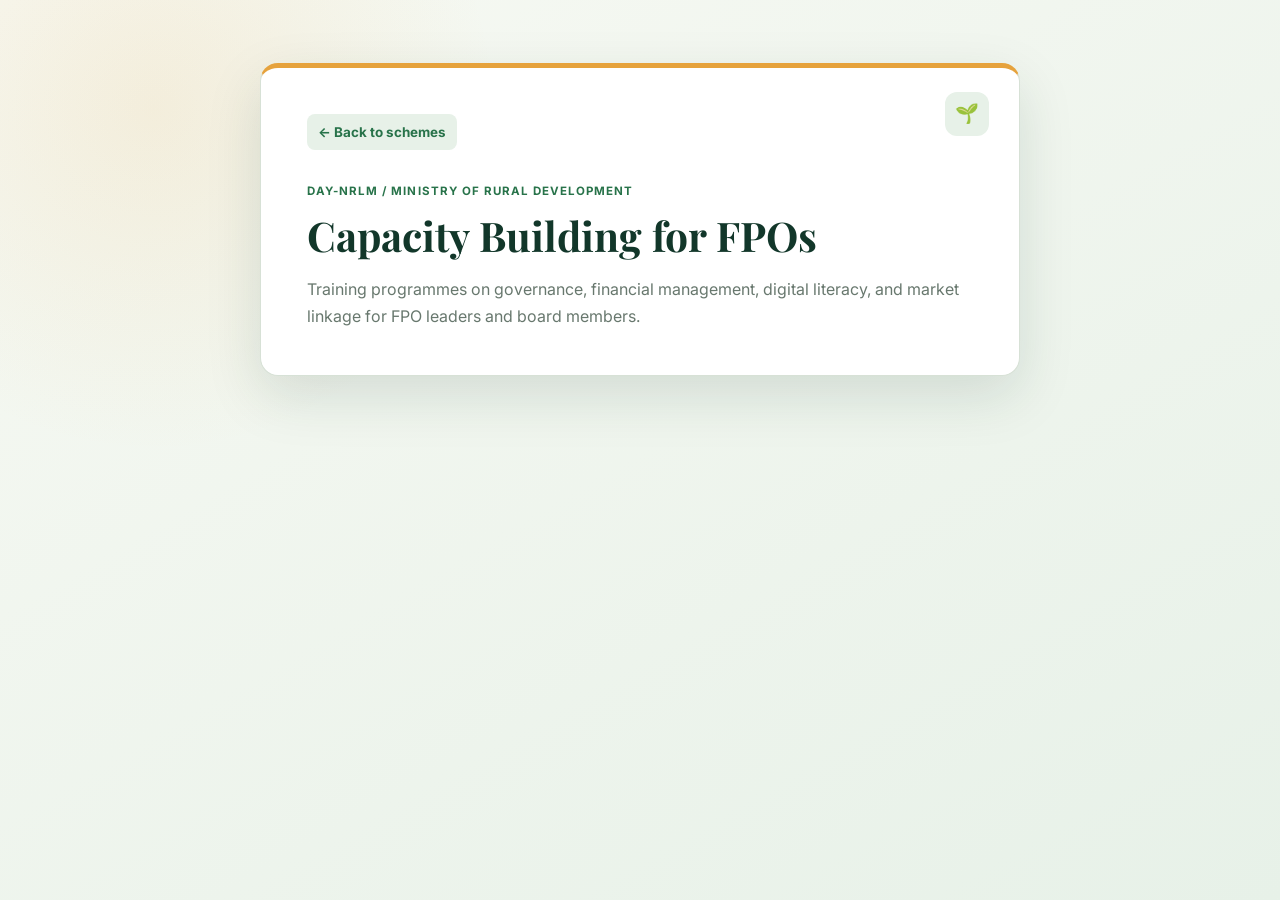
<file: schemes/capacity-building-fpos.html>
<!doctype html><html lang="en"><head><meta charset="UTF-8"><meta name="viewport" content="width=device-width, initial-scale=1"><title>Capacity Building for FPOs | FPO Connect</title><link href="https://fonts.googleapis.com/css2?family=Inter:wght@400;600;700&family=Playfair+Display:wght@700&display=swap" rel="stylesheet"><link rel="stylesheet" href="../assets/scheme.css"></head><body><main><a class="back" href="../index.html#schemes">← Back to schemes</a><small>DAY-NRLM / MINISTRY OF RURAL DEVELOPMENT</small><h1>Capacity Building for FPOs</h1><p>Training programmes on governance, financial management, digital literacy, and market linkage for FPO leaders and board members.</p></main></body></html>
</file>
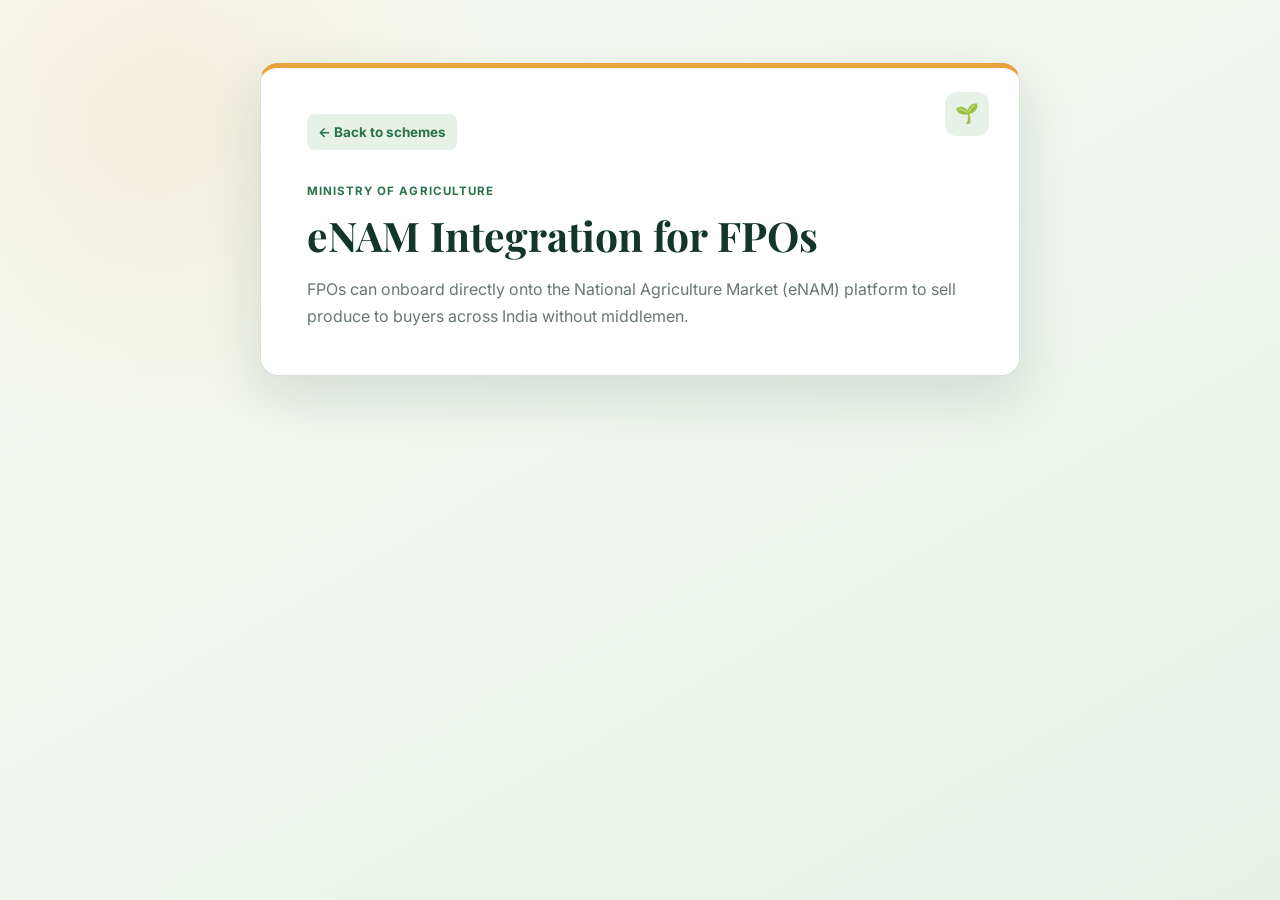
<file: schemes/enam-integration-fpos.html>
<!doctype html><html lang="en"><head><meta charset="UTF-8"><meta name="viewport" content="width=device-width, initial-scale=1"><title>eNAM Integration for FPOs | FPO Connect</title><link href="https://fonts.googleapis.com/css2?family=Inter:wght@400;600;700&family=Playfair+Display:wght@700&display=swap" rel="stylesheet"><link rel="stylesheet" href="../assets/scheme.css"></head><body><main><a class="back" href="../index.html#schemes">← Back to schemes</a><small>MINISTRY OF AGRICULTURE</small><h1>eNAM Integration for FPOs</h1><p>FPOs can onboard directly onto the National Agriculture Market (eNAM) platform to sell produce to buyers across India without middlemen.</p></main></body></html>
</file>
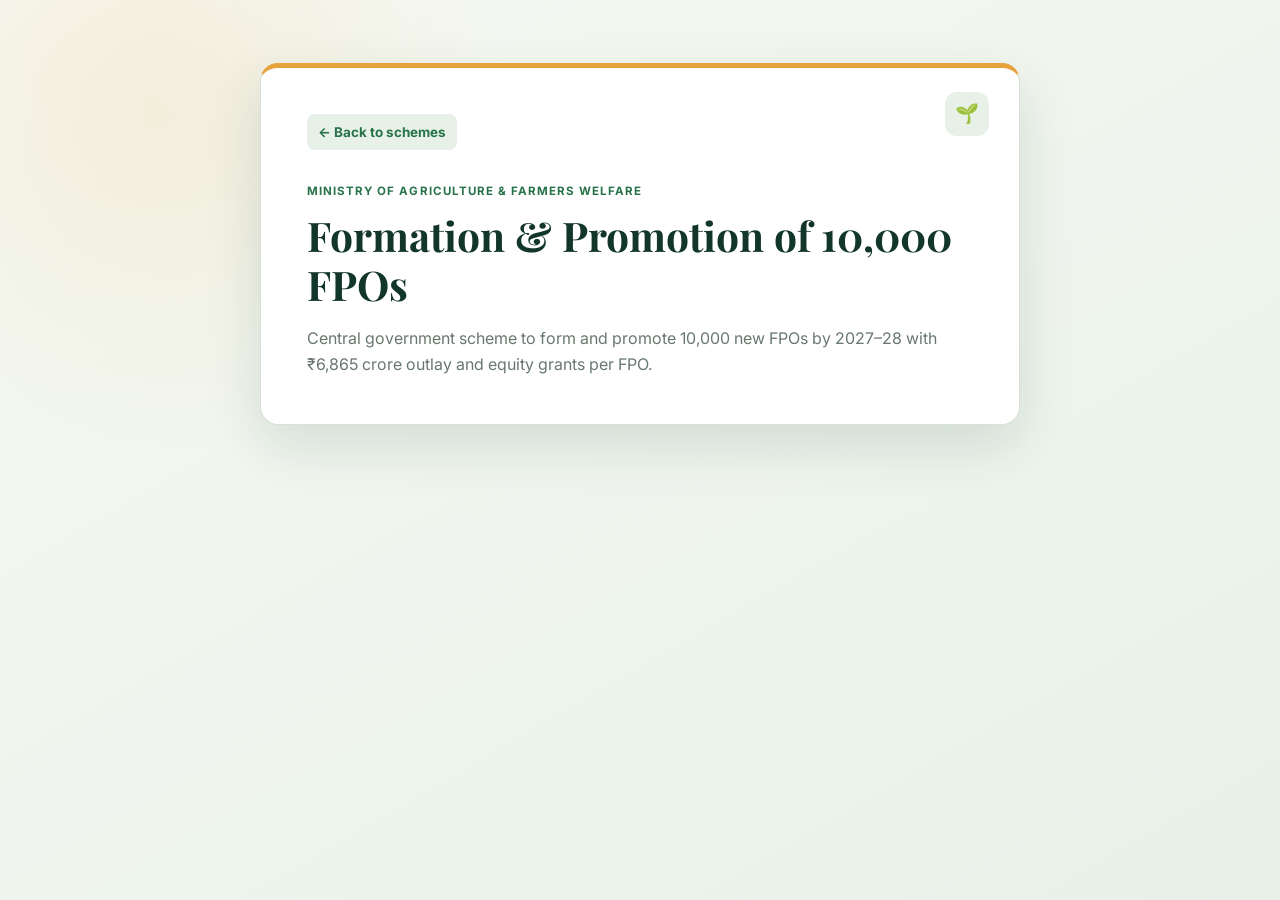
<file: schemes/formation-promotion-10000-fpos.html>
<!doctype html><html lang="en"><head><meta charset="UTF-8"><meta name="viewport" content="width=device-width, initial-scale=1"><title>Formation & Promotion of 10,000 FPOs | FPO Connect</title><link href="https://fonts.googleapis.com/css2?family=Inter:wght@400;600;700&family=Playfair+Display:wght@700&display=swap" rel="stylesheet"><link rel="stylesheet" href="../assets/scheme.css"></head><body><main><a class="back" href="../index.html#schemes">← Back to schemes</a><small>MINISTRY OF AGRICULTURE & FARMERS WELFARE</small><h1>Formation & Promotion of 10,000 FPOs</h1><p>Central government scheme to form and promote 10,000 new FPOs by 2027–28 with ₹6,865 crore outlay and equity grants per FPO.</p></main></body></html>
</file>
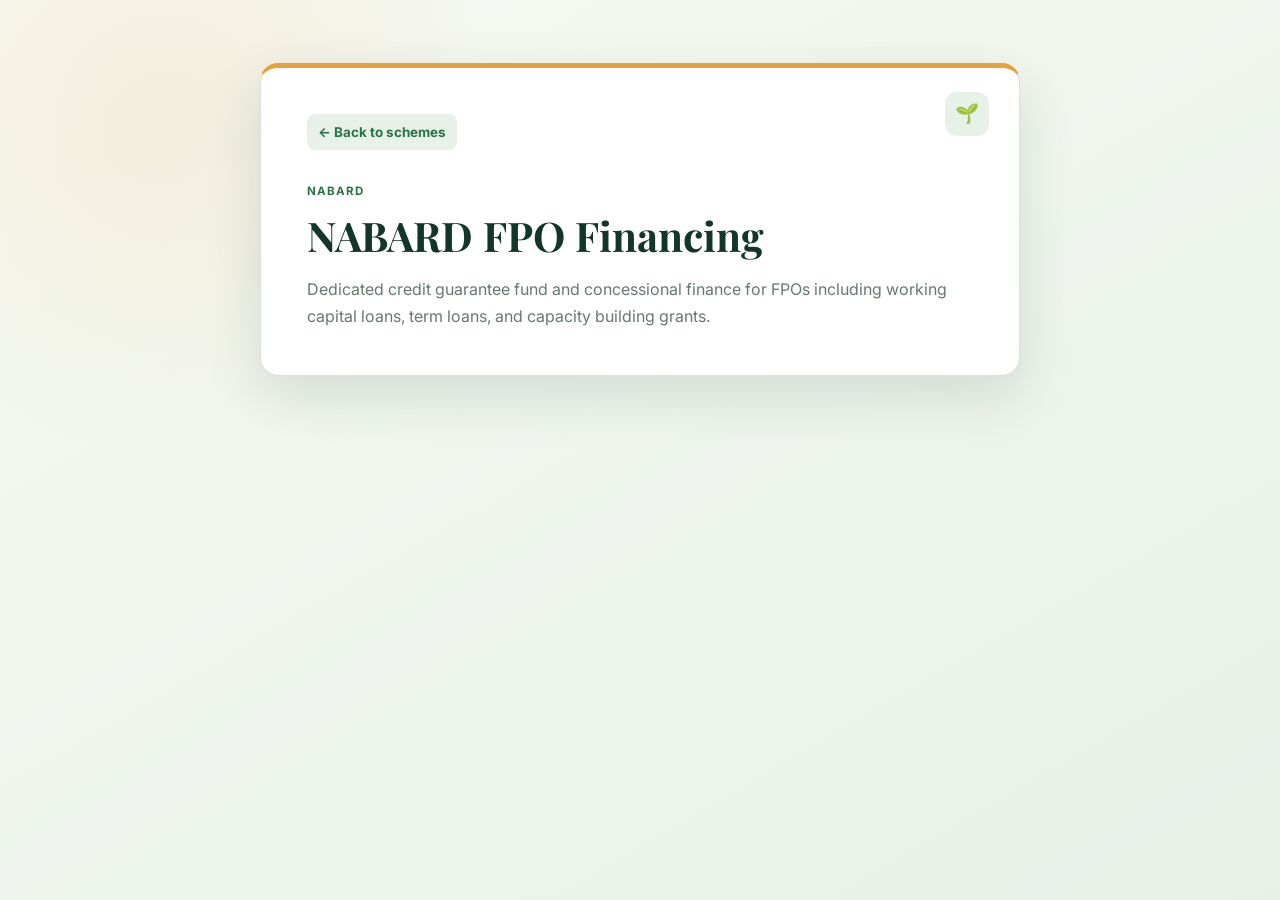
<file: schemes/nabard-fpo-financing.html>
<!doctype html><html lang="en"><head><meta charset="UTF-8"><meta name="viewport" content="width=device-width, initial-scale=1"><title>NABARD FPO Financing | FPO Connect</title><link href="https://fonts.googleapis.com/css2?family=Inter:wght@400;600;700&family=Playfair+Display:wght@700&display=swap" rel="stylesheet"><link rel="stylesheet" href="../assets/scheme.css"></head><body><main><a class="back" href="../index.html#schemes">← Back to schemes</a><small>NABARD</small><h1>NABARD FPO Financing</h1><p>Dedicated credit guarantee fund and concessional finance for FPOs including working capital loans, term loans, and capacity building grants.</p></main></body></html>
</file>
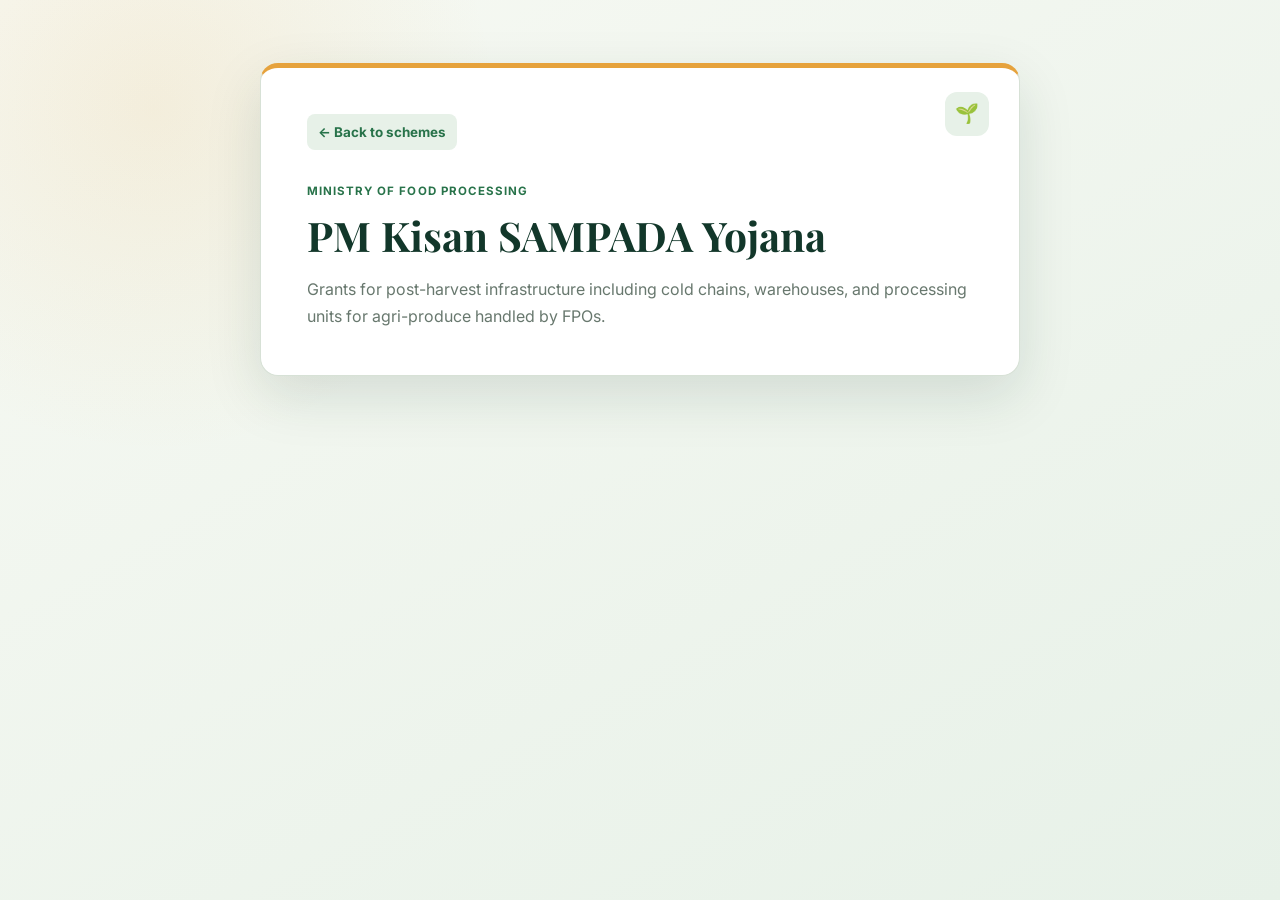
<file: schemes/pm-kisan-sampada-yojana.html>
<!doctype html><html lang="en"><head><meta charset="UTF-8"><meta name="viewport" content="width=device-width, initial-scale=1"><title>PM Kisan SAMPADA Yojana | FPO Connect</title><link href="https://fonts.googleapis.com/css2?family=Inter:wght@400;600;700&family=Playfair+Display:wght@700&display=swap" rel="stylesheet"><link rel="stylesheet" href="../assets/scheme.css"></head><body><main><a class="back" href="../index.html#schemes">← Back to schemes</a><small>MINISTRY OF FOOD PROCESSING</small><h1>PM Kisan SAMPADA Yojana</h1><p>Grants for post-harvest infrastructure including cold chains, warehouses, and processing units for agri-produce handled by FPOs.</p></main></body></html>
</file>
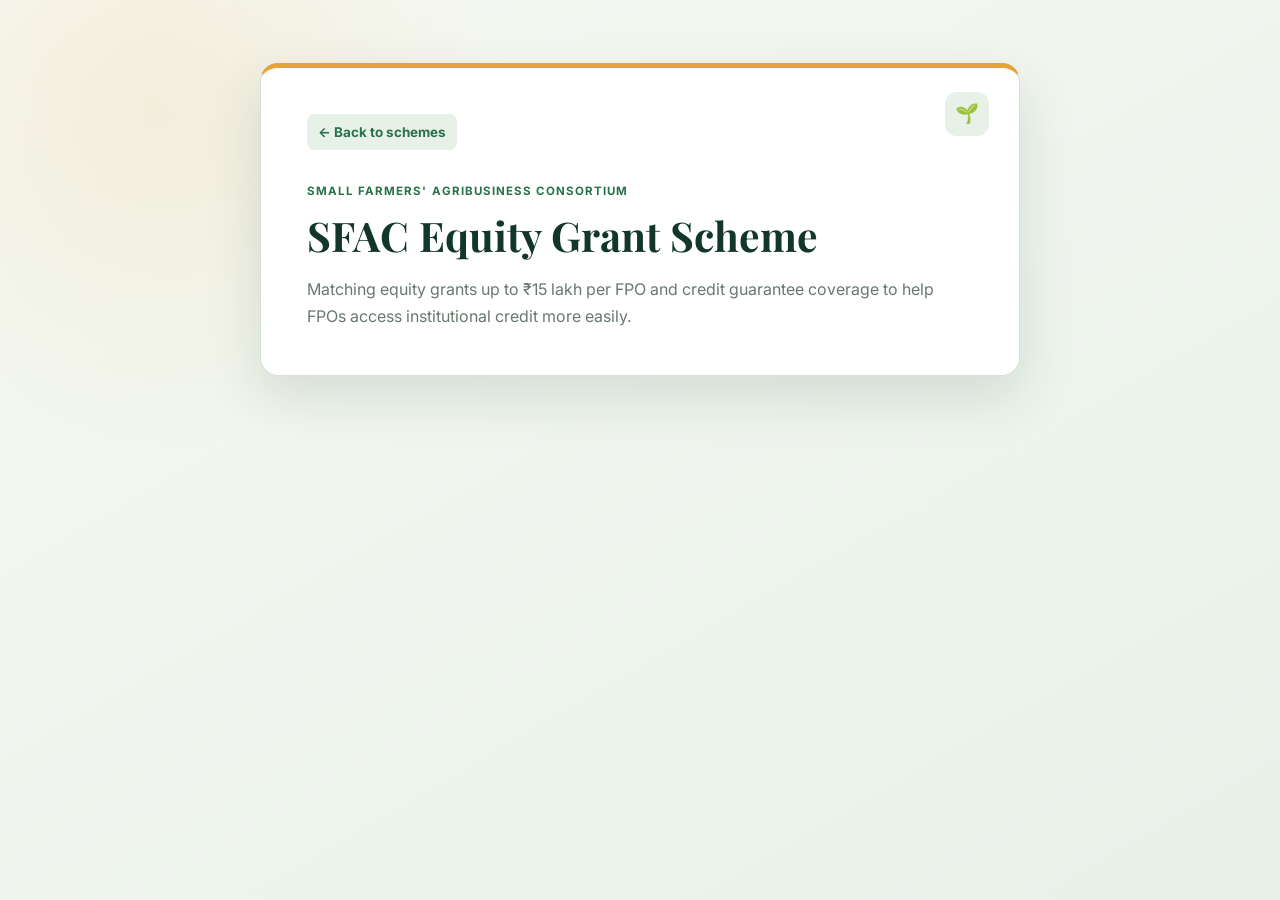
<file: schemes/sfac-equity-grant.html>
<!doctype html><html lang="en"><head><meta charset="UTF-8"><meta name="viewport" content="width=device-width, initial-scale=1"><title>SFAC Equity Grant Scheme | FPO Connect</title><link href="https://fonts.googleapis.com/css2?family=Inter:wght@400;600;700&family=Playfair+Display:wght@700&display=swap" rel="stylesheet"><link rel="stylesheet" href="../assets/scheme.css"></head><body><main><a class="back" href="../index.html#schemes">← Back to schemes</a><small>SMALL FARMERS' AGRIBUSINESS CONSORTIUM</small><h1>SFAC Equity Grant Scheme</h1><p>Matching equity grants up to ₹15 lakh per FPO and credit guarantee coverage to help FPOs access institutional credit more easily.</p></main></body></html>
</file>
<file: assets/scheme.css>
:root {
  --green-900: #12372a;
  --green-700: #28734a;
  --green-100: #e7f1e8;
  --gold: #e6a23c;
  --ink: #2d3a4a;
  --muted: #68786e;
  --border: #d7e1d6;
}

*, *::before, *::after { box-sizing: border-box; }

body {
  min-height: 100vh;
  margin: 0;
  padding: 7vh 20px;
  display: grid;
  place-items: start center;
  color: var(--ink);
  background: radial-gradient(circle at 12% 12%, rgba(230,162,60,0.12), transparent 25%), linear-gradient(150deg, #f7f9f3 0%, var(--green-100) 100%);
  font-family: 'Inter', sans-serif;
  line-height: 1.65;
}

main {
  position: relative;
  width: min(760px, 100%);
  padding: clamp(26px, 5vw, 46px);
  overflow: hidden;
  border: 1px solid var(--border);
  border-top: 5px solid var(--gold);
  border-radius: 18px;
  background: #fff;
  box-shadow: 0 20px 55px rgba(18,55,42,0.13);
}

main::after {
  content: '🌱';
  position: absolute;
  top: 24px;
  right: 30px;
  width: 44px;
  height: 44px;
  display: grid;
  place-items: center;
  border-radius: 12px;
  background: var(--green-100);
  font-size: 1.2rem;
}

a { color: var(--green-700); font-weight: 700; text-decoration: none; }
a:hover { text-decoration: underline; }
.back { display: inline-flex; align-items: center; margin-bottom: 32px; padding: 7px 11px; border-radius: 8px; background: var(--green-100); font-size: 0.84rem; }
small { display: block; max-width: calc(100% - 64px); color: var(--green-700); font-size: 0.72rem; font-weight: 700; letter-spacing: 0.09em; text-transform: uppercase; }
h1 { max-width: 650px; margin: 10px 0 16px; color: var(--green-900); font-family: 'Playfair Display', serif; font-size: clamp(1.8rem, 5vw, 2.55rem); line-height: 1.2; }
p { margin: 0; color: var(--muted); font-size: 1rem; }

@media (max-width: 480px) {
  body { padding: 18px 14px; place-items: center; }
  main { border-radius: 14px; }
  main::after { top: 20px; right: 20px; width: 38px; height: 38px; }
  .back { margin-bottom: 28px; }
}

@media (prefers-reduced-motion: reduce) { * { scroll-behavior: auto !important; } }
</file>
